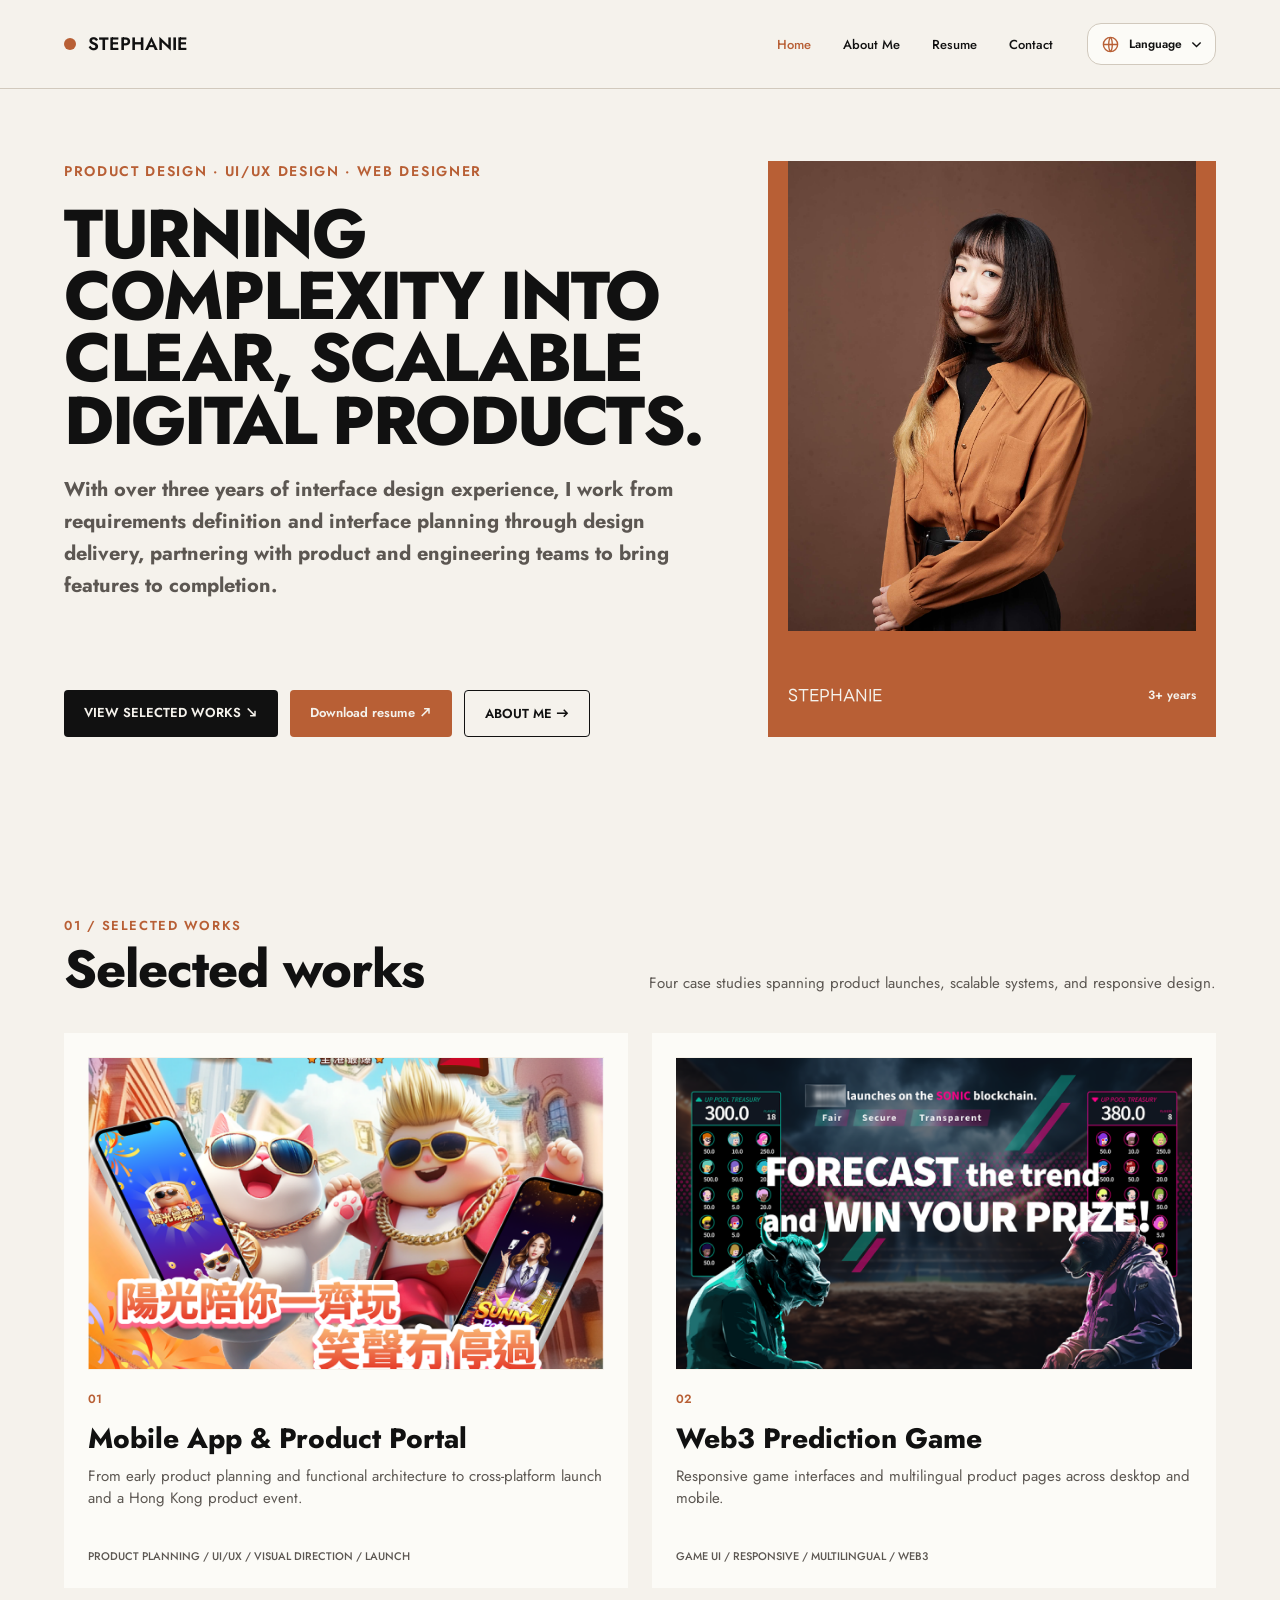
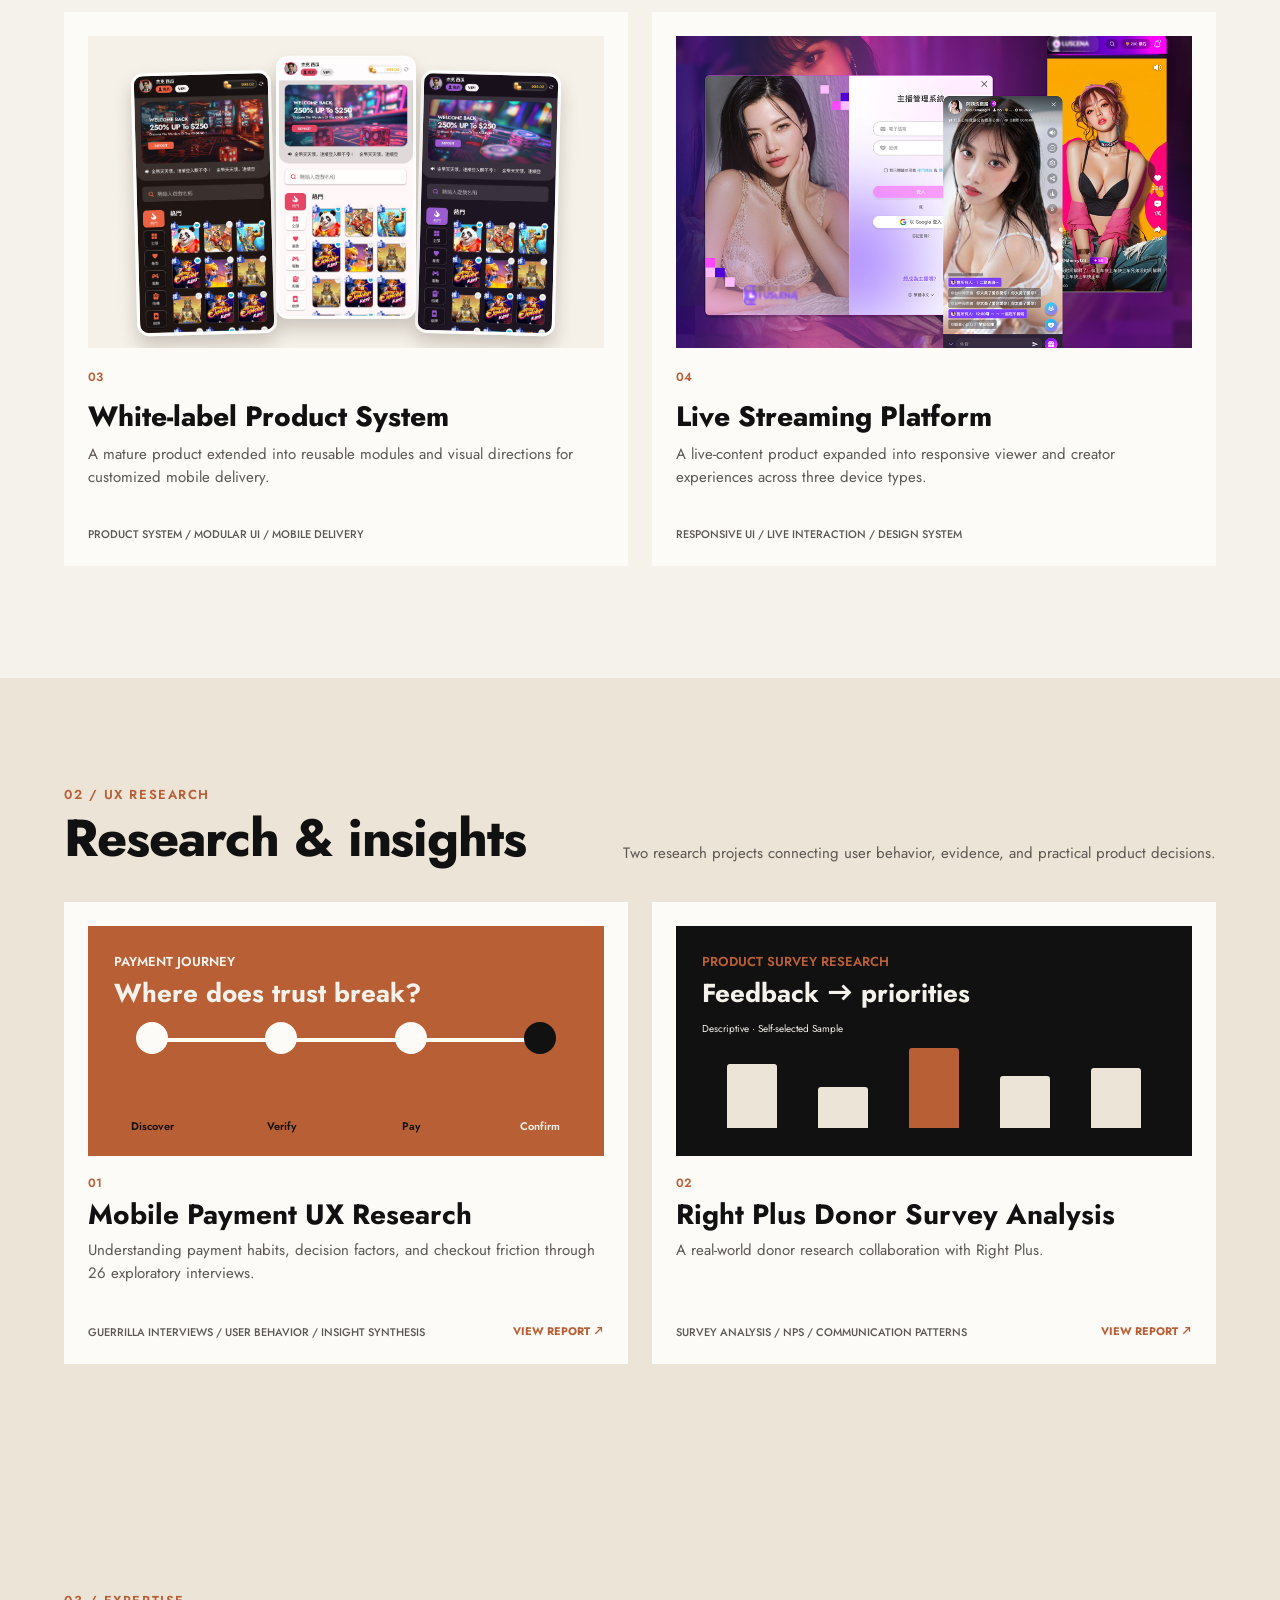
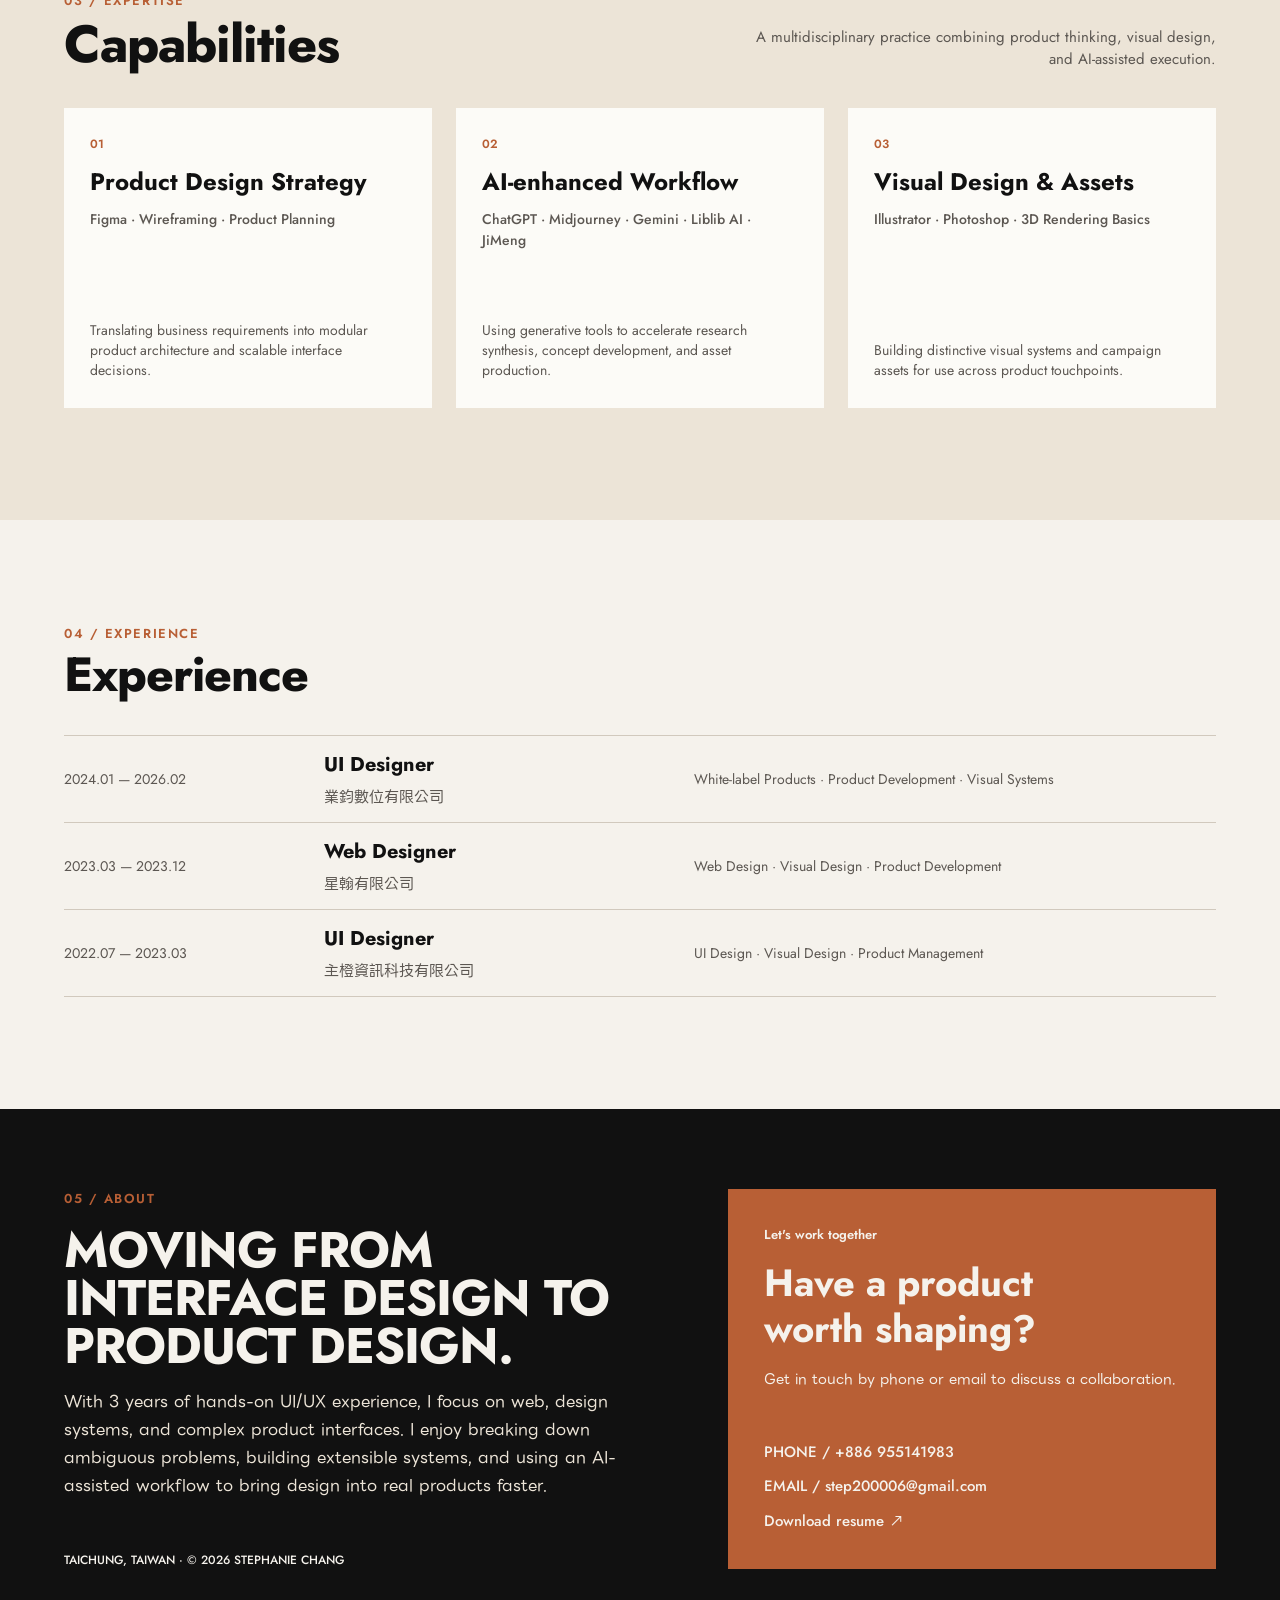
<file: index.html>
<!doctype html>
<html lang="zh-Hant">
  <head>
    <meta charset="UTF-8" />
    <meta name="viewport" content="width=device-width, initial-scale=1, viewport-fit=cover" />
    <!-- Google tag (gtag.js) -->
    <script async src="https://www.googletagmanager.com/gtag/js?id=G-R4YEL2G55B"></script>
    <script>
      window.dataLayer = window.dataLayer || [];
      function gtag(){dataLayer.push(arguments);}
      gtag('js', new Date());
      gtag('config', 'G-R4YEL2G55B');
    </script>
    <meta name="description" content="張勻瑄 Stephanie｜Product Designer，專注於 UI/UX、模組化產品與可擴充設計系統。" />
    <meta name="theme-color" content="#f5f2ec" />
    <meta property="og:type" content="website" />
    <meta property="og:locale" content="zh_TW" />
    <meta property="og:title" content="張勻瑄 Stephanie｜Product Designer" />
    <meta property="og:description" content="Turning complexity into clear, scalable digital products." />
    <meta property="og:url" content="https://stephanieshao0620.github.io/stephanie-portfolio-2026/" />
    <meta property="og:image" content="https://stephanieshao0620.github.io/stephanie-portfolio-2026/assets/images/social-preview.png" />
    <meta property="og:image:width" content="1200" />
    <meta property="og:image:height" content="630" />
    <meta property="og:image:alt" content="張勻瑄 Stephanie 的 Product Designer 作品集封面" />
    <meta name="twitter:card" content="summary_large_image" />
    <meta name="twitter:title" content="張勻瑄 Stephanie｜Product Designer" />
    <meta name="twitter:description" content="Turning complexity into clear, scalable digital products." />
    <meta name="twitter:image" content="https://stephanieshao0620.github.io/stephanie-portfolio-2026/assets/images/social-preview.png" />
    <title>張勻瑄 Stephanie｜Product Designer</title>
    <link rel="icon" href="assets/images/favicon.svg" type="image/svg+xml" />
    <link rel="stylesheet" href="styles.css?v=20260911-research-layout4" />
    <script defer src="script.js?v=20260911-research-layout4"></script>
    <script defer src="localization.js?v=20260911-hero-intro"></script>
  </head>
  <body>
    <a class="skip-link" href="#main">跳到主要內容</a>

    <header class="site-header" id="top">
      <a class="brand" href="#top" aria-label="Stephanie 首頁">
        <img src="assets/images/brand-mark.svg" alt="" width="12" height="12" />
        <span>STEPHANIE <b>｜張勻瑄</b></span>
      </a>
      <button class="nav-toggle" type="button" aria-expanded="false" aria-controls="site-nav" aria-label="選單"><span class="menu-icon" aria-hidden="true"><i></i><i></i><i></i></span></button>
      <nav class="site-nav" id="site-nav" aria-label="主要導覽">
        <a class="is-active" href="#top">HOME</a>
        <a href="about.html">ABOUT ME</a>
        <a href="assets/docs/Stephanie-Chang-Resume-2026.pdf?v=20260909-2" download>RESUME</a>
        <a href="#contact">CONTACT</a>
      </nav>
    </header>

    <main id="main">
      <section class="hero section-shell" aria-labelledby="hero-title">
        <div class="hero-copy">
          <div class="hero-intro">
            <p class="eyebrow">PRODUCT DESIGN · UI/UX DESIGN · WEB DESIGNER</p>
            <h1 id="hero-title">TURNING<br />COMPLEXITY INTO<br />CLEAR, SCALABLE<br />DIGITAL PRODUCTS.</h1>
            <div class="hero-summary">
              <p>With over three years of interface design experience, I work from requirements definition and interface planning through design delivery, partnering with product and engineering teams to bring features to completion.</p>
            </div>
          </div>
          <div class="hero-actions">
            <a class="button button-dark" href="#selected-work">VIEW SELECTED WORKS ↘</a>
            <a class="button button-accent" href="assets/docs/Stephanie-Chang-Resume-2026.pdf?v=20260909-2" download>DOWNLOAD RESUME ↗</a>
            <a class="button button-outline" href="about.html">ABOUT ME →</a>
          </div>
        </div>
        <figure class="portrait-panel">
          <div class="portrait-crop"><img src="assets/images/portrait.png" alt="張勻瑄 Stephanie 的形象照" /></div>
          <figcaption><span>張勻瑄 / <b>STEPHANIE</b></span><b>3+ YEARS</b></figcaption>
        </figure>
      </section>

      <section class="work section-shell" id="selected-work" aria-labelledby="work-title">
        <div class="section-heading">
          <div><p class="section-index">01 / SELECTED WORKS</p><h2 id="work-title">Selected works</h2></div>
          <p>四個案例，涵蓋產品上線、可擴充系統與響應式設計。</p>
        </div>

        <div class="project-grid">
          <a class="project project-link" href="case.html?project=sunny-city" aria-label="查看 Mobile App &amp; Product Portal 案例詳情">
            <div class="project-visual sunny-visual"><img src="assets/images/sunny-city.png?v=20260909" alt="Mobile App &amp; Product Portal 產品主視覺" /></div>
            <div class="project-info">
              <div class="project-label"><span>01</span></div>
              <h3>MOBILE APP &amp; PRODUCT PORTAL</h3>
              <p>從初期產品企劃與功能架構，到跨平台上線及香港產品發表。</p>
              <small>PRODUCT PLANNING / UI/UX / VISUAL DIRECTION / LAUNCH</small>
            </div>
          </a>

          <a class="project project-link" href="case.html?project=sonic-ton" aria-label="查看 Web3 Prediction Game 案例詳情">
            <div class="project-visual sonic-visual"><img src="assets/images/sonic-ton.png?v=20260909" alt="Sonic／TON 遊戲主視覺" /></div>
            <div class="project-info">
              <div class="project-label"><span>02</span></div>
              <h3>WEB3 PREDICTION GAME</h3>
              <p>橫跨桌機與手機的響應式遊戲介面，以及多語系產品頁面。</p>
              <small>GAME UI / RESPONSIVE / MULTILINGUAL / WEB3</small>
            </div>
          </a>

          <a class="project white-label-card project-link" href="case.html?project=white-label" aria-label="查看 White-label Product System 案例詳情；將滑鼠移入或取得焦點可切換介面展示">
            <div class="white-label-stage" aria-hidden="true">
              <img class="phone phone-left" src="assets/images/white-label-variant-01.png" alt="" />
              <img class="phone phone-center" src="assets/images/white-label-variant-02.png" alt="" />
              <img class="phone phone-right" src="assets/images/white-label-variant-03.png" alt="" />
            </div>
            <div class="project-info">
              <div class="project-label"><span>03</span></div>
              <h3>WHITE-LABEL PRODUCT SYSTEM</h3>
              <p>由成熟產品延伸為可重組模組與多種視覺方向，支援手機端客製交付。</p>
              <small>PRODUCT SYSTEM / MODULAR UI / MOBILE DELIVERY</small>
            </div>
          </a>

          <a class="project project-link" href="case.html?project=live-platform" aria-label="查看 Live Streaming Platform 案例詳情">
            <div class="project-visual live-visual"><img src="assets/images/live-platform-home.png?v=20260906" alt="Live Streaming Platform 跨裝置直播介面" /></div>
            <div class="project-info">
              <div class="project-label"><span>04</span></div>
              <h3>LIVE STREAMING PLATFORM</h3>
              <p>將直播內容產品延伸為涵蓋三種裝置的響應式觀看與創作者體驗。</p>
              <small>RESPONSIVE UI / LIVE INTERACTION / DESIGN SYSTEM</small>
            </div>
          </a>

        </div>
      </section>

      <section class="research section-shell" id="ux-research" aria-labelledby="research-title">
        <div class="section-heading">
          <div><p class="section-index">02 / UX RESEARCH</p><h2 id="research-title">Research &amp; insights</h2></div>
          <p>Two research projects connecting user behavior, evidence, and practical product decisions.</p>
        </div>
        <div class="research-grid">
          <a class="research-card research-card-link" id="payment-research-card" href="research.html?project=payment" aria-label="View the complete mobile payment UX research report">
            <div class="research-visual payment-journey" aria-label="Payment journey from discovery to confirmation">
              <p>PAYMENT JOURNEY</p><h3>Where does trust break?</h3>
              <div class="journey-track" aria-hidden="true"><i></i></div>
              <ol><li><i aria-hidden="true"></i><span>DISCOVER</span></li><li><i aria-hidden="true"></i><span>VERIFY</span></li><li><i aria-hidden="true"></i><span>PAY</span></li><li><i aria-hidden="true"></i><span>CONFIRM</span></li></ol>
            </div>
            <div class="research-info"><span>01</span><h3>Mobile Payment UX Research</h3><p>Understanding payment habits, decision factors, and checkout friction through 26 exploratory interviews.</p><small>GUERRILLA INTERVIEWS / USER BEHAVIOR / INSIGHT SYNTHESIS <b>VIEW REPORT ↗</b></small></div>
          </a>
          <a class="research-card research-card-link" id="donor-research-card" href="research.html?project=donor" aria-label="View the complete Right Plus donor research report">
            <div class="research-visual survey-evidence" aria-label="Product survey findings summarized into priorities">
              <p>PRODUCT SURVEY RESEARCH</p><h3>Feedback → priorities</h3><small>DESCRIPTIVE · SELF-SELECTED SAMPLE</small>
              <div class="evidence-bars" aria-hidden="true"><i></i><i></i><i></i><i></i><i></i></div>
            </div>
            <div class="research-info"><span>02</span><h3>Right Plus Donor Survey Analysis</h3><p>A real-world donor research collaboration with Right Plus.</p><small>SURVEY ANALYSIS / NPS / COMMUNICATION PATTERNS <b>VIEW REPORT ↗</b></small></div>
          </a>
        </div>
      </section>

      <section class="capabilities section-shell" aria-labelledby="capabilities-title">
        <div class="section-heading">
          <div><p class="section-index">03 / EXPERTISE</p><h2 id="capabilities-title">Capabilities</h2></div>
          <p>結合產品思維、視覺設計<br />與 AI 輔助執行的複合能力。</p>
        </div>
        <div class="capability-grid">
          <article><div><span>01</span><h3>PRODUCT DESIGN STRATEGY</h3><p>Figma · Wireframing · Product Planning</p></div><p>將商業需求轉化為模組化產品架構與可擴充的介面決策。</p></article>
          <article><div><span>02</span><h3>AI-ENHANCED WORKFLOW</h3><p>ChatGPT · Midjourney · Gemini · Liblib AI · JiMeng</p></div><p>運用生成式工具加速研究整合、概念發想與素材製作。</p></article>
          <article><div><span>03</span><h3>VISUAL DESIGN &amp; ASSETS</h3><p>Illustrator · Photoshop · 3D Rendering Basics</p></div><p>建立具辨識度的視覺系統與可跨產品接觸點使用的行銷素材。</p></article>
        </div>
      </section>

      <section class="experience section-shell" aria-labelledby="experience-title">
        <div class="simple-heading"><p class="section-index">04 / EXPERIENCE</p><h2 id="experience-title">Experience</h2></div>
        <div class="experience-list">
          <article><time>2024.01 — 2026.02</time><div><h3>UI DESIGNER</h3><p>業鈞數位有限公司</p></div><p>White-label products · Product development · Visual systems</p></article>
          <article><time>2023.03 — 2023.12</time><div><h3>WEB DESIGNER</h3><p>星翰有限公司</p></div><p>Web design · Visual design · Product development</p></article>
          <article><time>2022.07 — 2023.03</time><div><h3>UI DESIGNER</h3><p>主橙資訊科技有限公司</p></div><p>UI design · Visual design · Product management</p></article>
        </div>
      </section>

      <section class="about-contact section-shell" id="about" aria-labelledby="about-title">
        <div class="about-copy">
          <div><p class="section-index">05 / ABOUT</p><h2 id="about-title">MOVING FROM INTERFACE DESIGN TO PRODUCT DESIGN.</h2><p>With 3 years of hands-on UI/UX experience, I focus on web, design systems, and complex product interfaces. I enjoy breaking down ambiguous problems, building extensible systems, and using an AI-assisted workflow to bring design into real products faster.</p></div>
          <small class="site-copyright">TAICHUNG, TAIWAN · © 2026 STEPHANIE CHANG</small>
        </div>
        <div class="contact-card" id="contact">
          <div><p>LET'S WORK TOGETHER</p><h2>Have a product<br />worth shaping?</h2><p>歡迎透過電話或 Email 聯絡合作。</p></div>
          <address>
            <a href="tel:+886955141983">PHONE / +886 955141983</a>
            <a href="mailto:step200006@gmail.com">EMAIL / step200006@gmail.com</a>
            <a href="assets/docs/Stephanie-Chang-Resume-2026.pdf?v=20260909-2" download>DOWNLOAD RESUME ↗</a>
          </address>
        </div>
      </section>
    </main>
  </body>
</html>
</file>
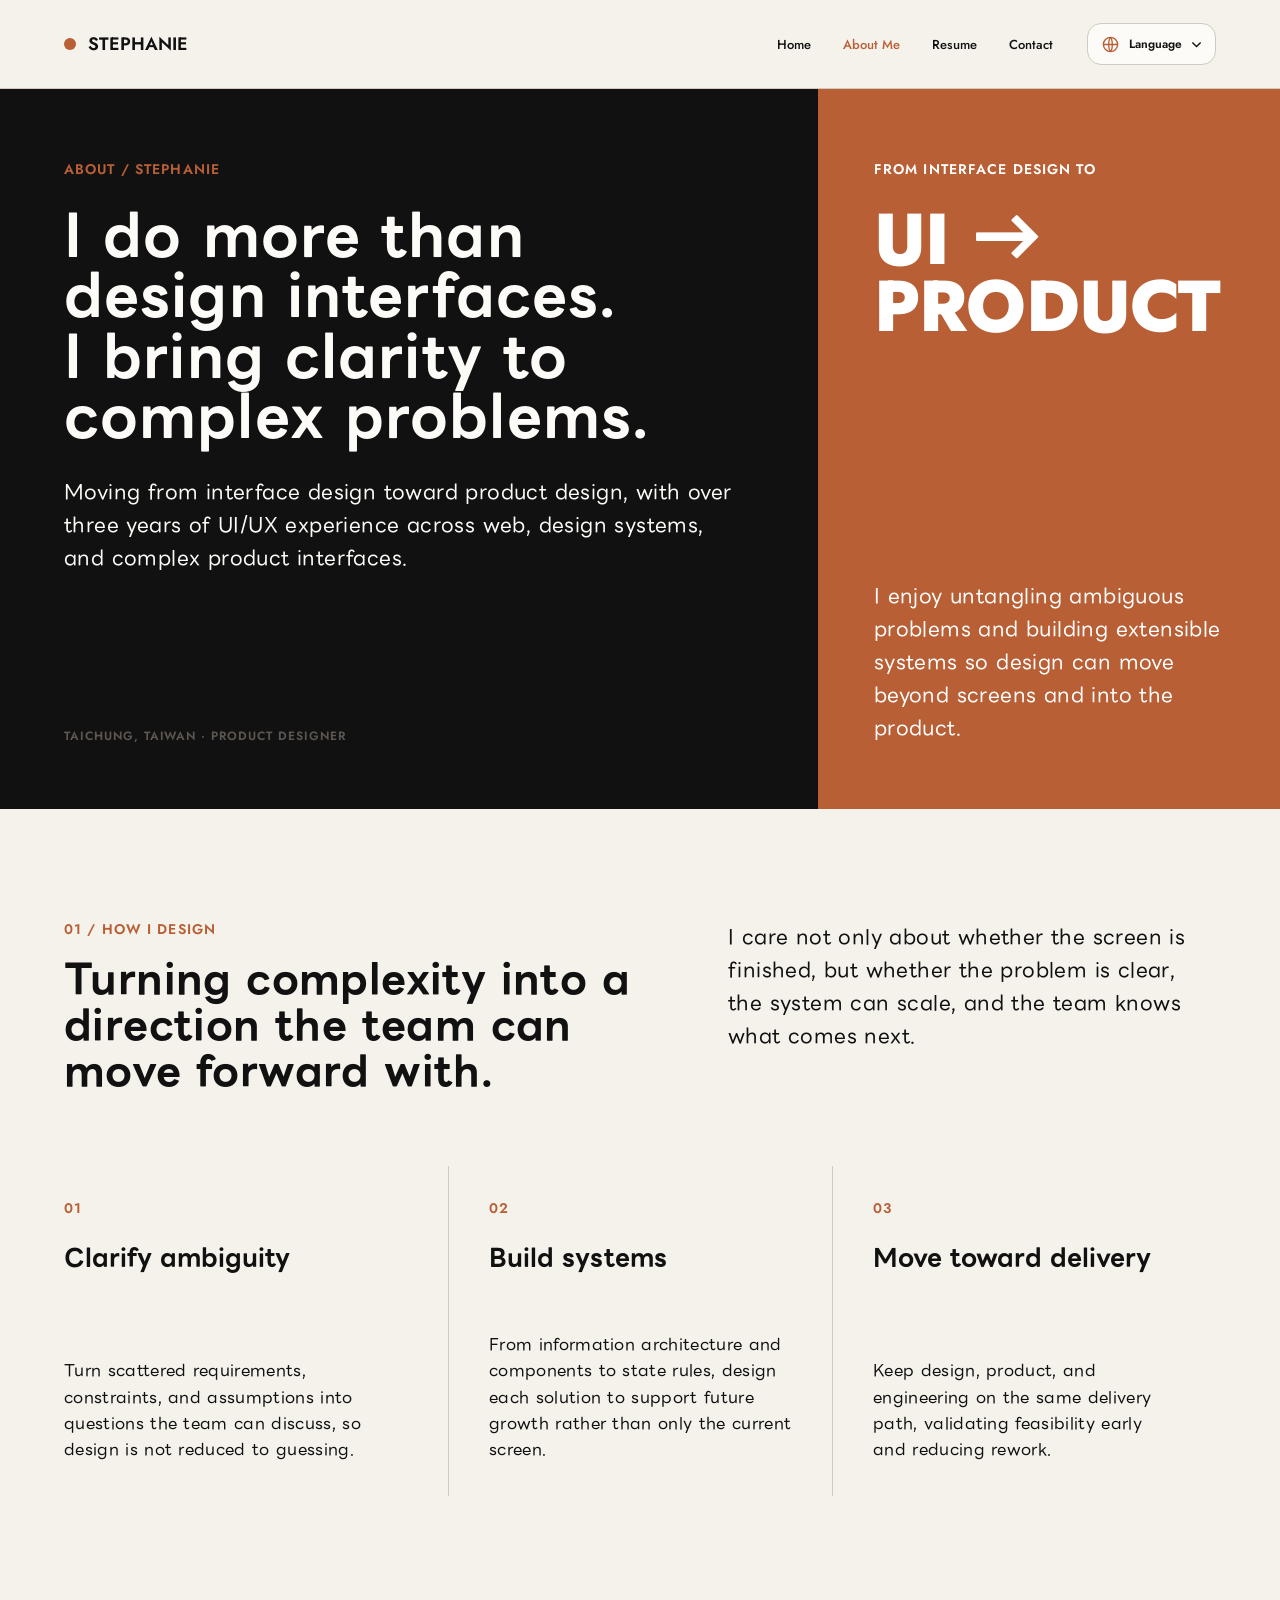
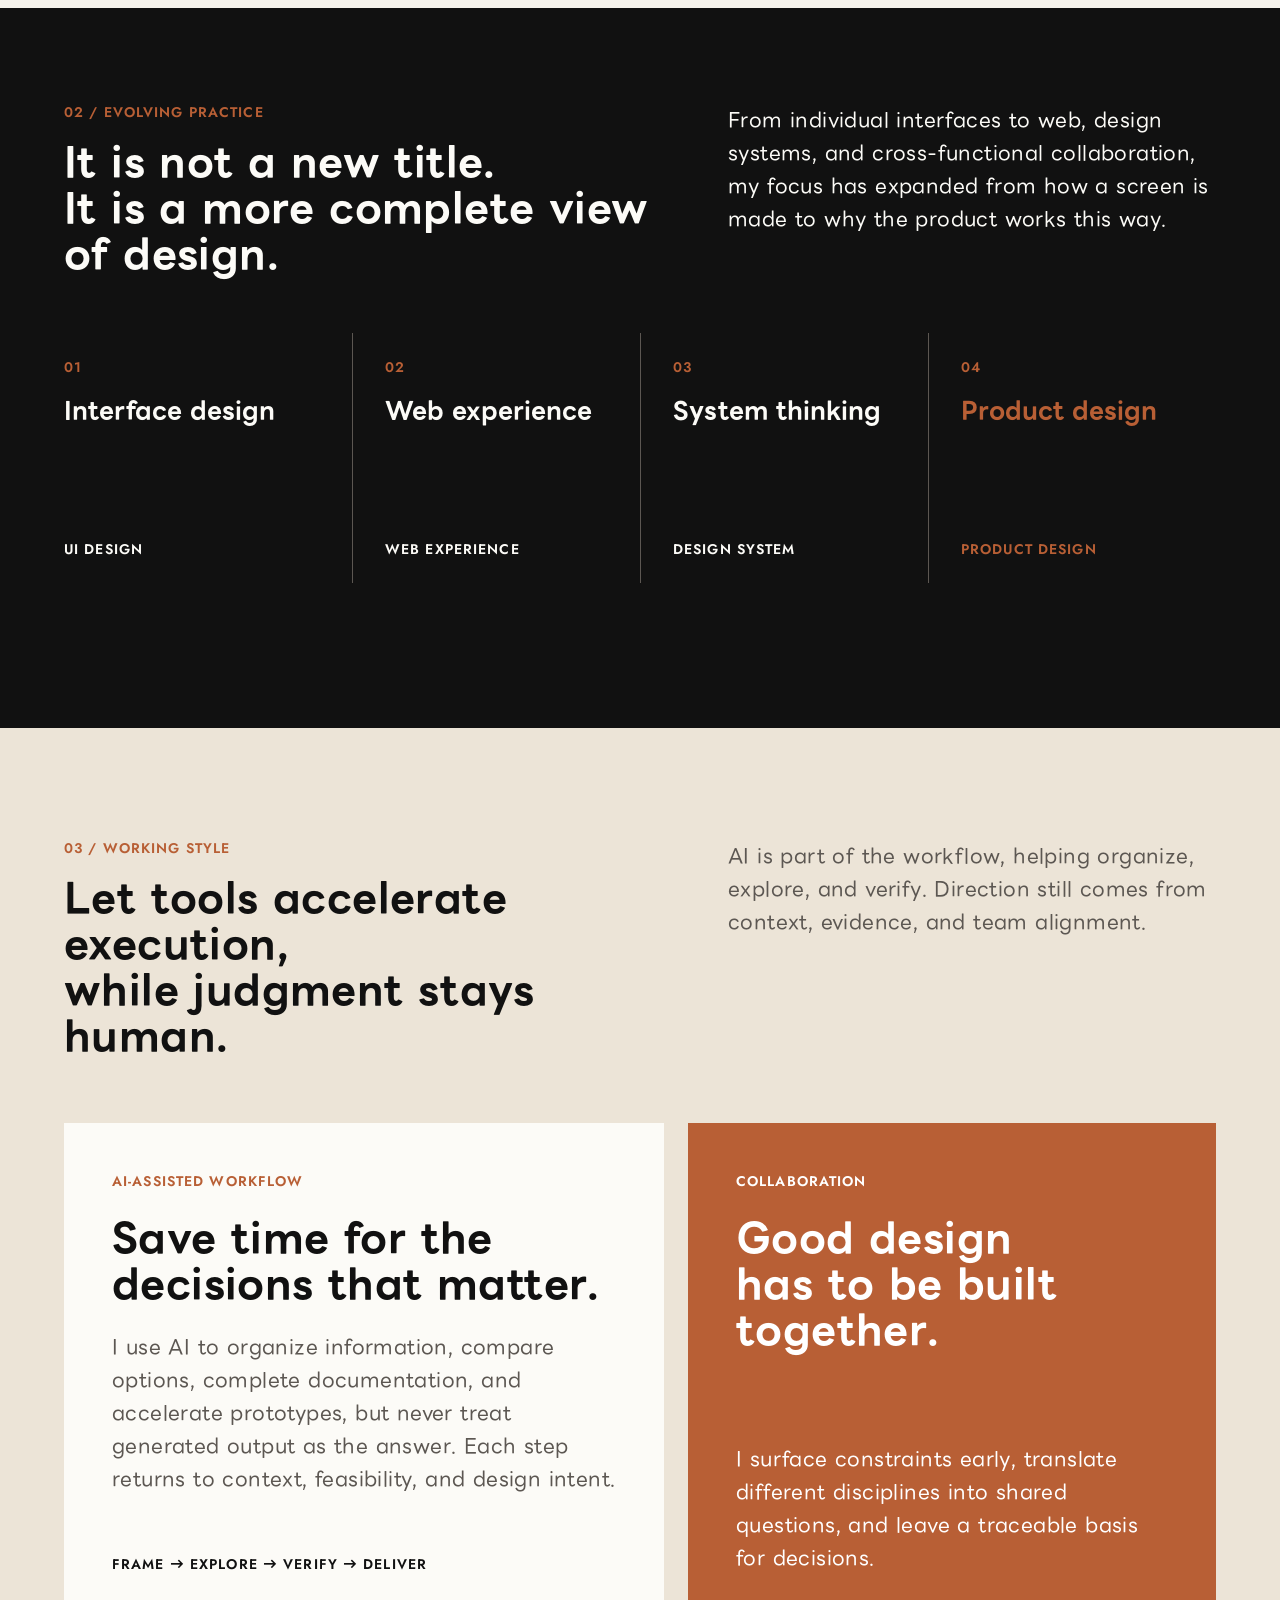
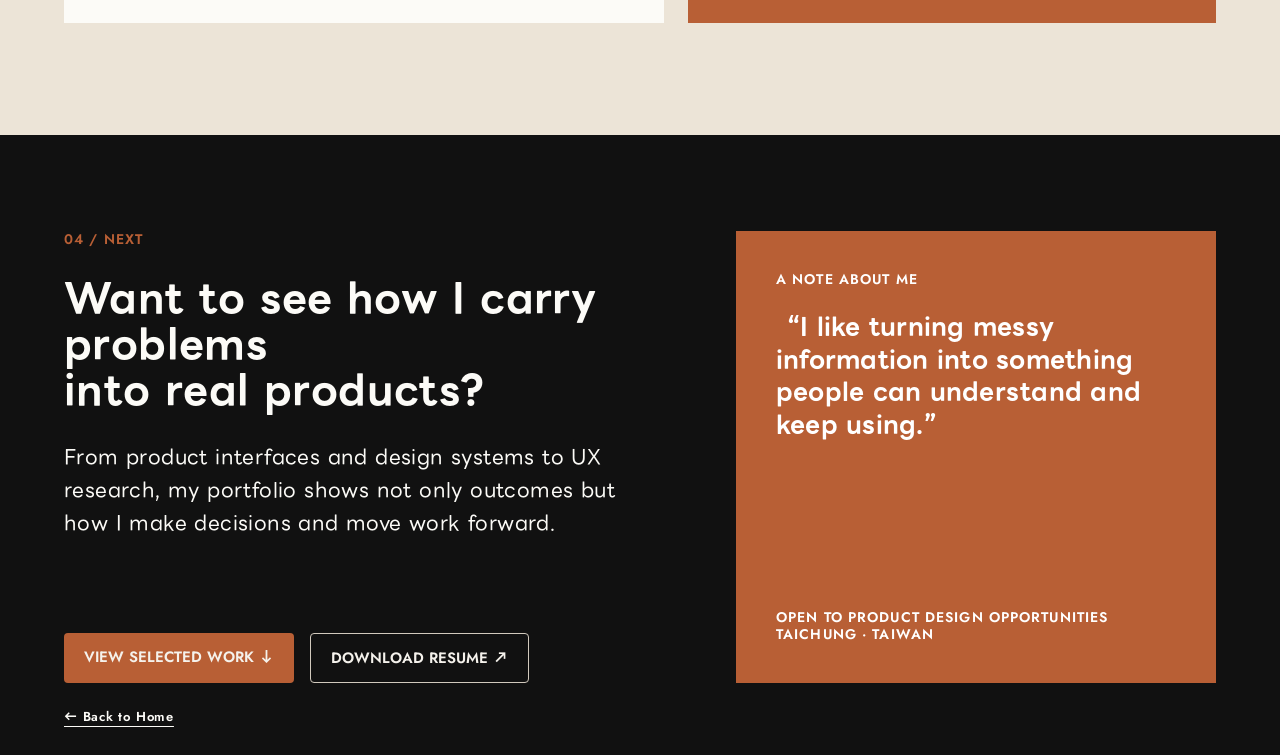
<file: about.html>
<!doctype html>
<html lang="en">
  <head>
    <meta charset="UTF-8" />
    <meta name="viewport" content="width=device-width, initial-scale=1, viewport-fit=cover" />
    <!-- Google tag (gtag.js) -->
    <script async src="https://www.googletagmanager.com/gtag/js?id=G-R4YEL2G55B"></script>
    <script>
      window.dataLayer = window.dataLayer || [];
      function gtag(){dataLayer.push(arguments);}
      gtag('js', new Date());
      gtag('config', 'G-R4YEL2G55B');
    </script>
    <meta name="description" content="About Stephanie Chang — a product designer who turns complex problems into clear, scalable systems." />
    <meta name="theme-color" content="#f5f2ec" />
    <title>About Stephanie Chang | Product Designer</title>
    <link rel="icon" href="assets/images/favicon.svg" type="image/svg+xml" />
    <link rel="stylesheet" href="styles.css?v=20260914-about" />
    <script defer src="script.js?v=20260914-about"></script>
    <script defer src="localization.js?v=20260914-about"></script>
  </head>
  <body class="about-page">
    <a class="skip-link" href="#main">跳到主要內容</a>
    <header class="site-header" id="top">
      <a class="brand" href="index.html#top" aria-label="Stephanie 首頁">
        <img src="assets/images/brand-mark.svg" alt="" width="12" height="12" />
        <span>STEPHANIE</span>
      </a>
      <button class="nav-toggle" type="button" aria-expanded="false" aria-controls="site-nav" aria-label="選單"><span class="menu-icon" aria-hidden="true"><i></i><i></i><i></i></span></button>
      <nav class="site-nav" id="site-nav" aria-label="主要導覽">
        <a href="index.html#top">HOME</a>
        <a class="is-active" href="about.html">ABOUT ME</a>
        <a href="assets/docs/Stephanie-Chang-Resume-2026.pdf?v=20260909-2" download>RESUME</a>
        <a href="index.html#contact">CONTACT</a>
      </nav>
    </header>

    <main id="main" class="about-main">
      <section class="about-hero" aria-labelledby="about-hero-title">
        <div class="about-hero-statement">
          <p class="about-label">ABOUT / STEPHANIE</p>
          <h1 id="about-hero-title">我不只想把介面畫好，<br />也想把問題整理清楚。</h1>
          <p class="about-lead">從介面設計走向產品設計。累積 3 年以上 UI/UX 實務經驗，專注 Web、Design System 與複雜產品介面。</p>
          <small>TAICHUNG, TAIWAN&nbsp;&nbsp;·&nbsp;&nbsp;PRODUCT DESIGNER</small>
        </div>
        <div class="about-hero-direction">
          <p class="about-label">FROM INTERFACE DESIGN TO</p>
          <p class="about-direction">UI →<br />PRODUCT</p>
          <p class="about-lead">喜歡拆解模糊問題、建立可延伸的系統，讓設計不只停在畫面，而能真正進入產品。</p>
        </div>
      </section>

      <section class="about-section how-design" aria-labelledby="how-design-title">
        <header class="about-heading">
          <div><p class="about-label">01 / HOW I DESIGN</p><h2 id="how-design-title">把複雜的事，整理成能一起推進的方向。</h2></div>
          <p>我在意的不只是畫面是否完成，而是問題有沒有被說清楚、系統能不能延伸，以及團隊是否知道下一步怎麼走。</p>
        </header>
        <div class="about-principles">
          <article><span>01</span><h3>拆解模糊</h3><p>先把散落的需求、限制與假設整理成可討論的問題，避免設計只是在猜答案。</p></article>
          <article><span>02</span><h3>建立系統</h3><p>從資訊架構、元件到狀態規則，讓一次設計能支撐後續擴充，而不是只解當下畫面。</p></article>
          <article><span>03</span><h3>推進落地</h3><p>把設計與產品、工程放在同一條交付路徑上，持續確認可行性並縮短來回成本。</p></article>
        </div>
      </section>

      <section class="about-section about-journey" aria-labelledby="journey-title">
        <header class="about-heading">
          <div><p class="about-label">02 / EVOLVING PRACTICE</p><h2 id="journey-title">不是換一個職稱，<br />而是把設計看得更完整。</h2></div>
          <p>從單一介面，到 Web、Design System 與跨職能協作，我逐漸把注意力從「畫面怎麼做」擴大到「產品為什麼這樣做」。</p>
        </header>
        <div class="about-path">
          <article><span>01</span><h3>介面設計</h3><p>UI DESIGN</p></article>
          <article><span>02</span><h3>網頁體驗</h3><p>WEB EXPERIENCE</p></article>
          <article><span>03</span><h3>系統化</h3><p>DESIGN SYSTEM</p></article>
          <article class="is-current"><span>04</span><h3>產品設計</h3><p>PRODUCT DESIGN</p></article>
        </div>
      </section>

      <section class="about-section about-working" aria-labelledby="working-title">
        <header class="about-heading">
          <div><p class="about-label">03 / WORKING STYLE</p><h2 id="working-title">讓工具加速執行，<br />但判斷仍然回到人。</h2></div>
          <p>AI 是工作流程的一部分：協助整理、探索與驗證；真正決定方向的，仍是脈絡、證據與團隊共識。</p>
        </header>
        <div class="about-working-grid">
          <article class="workflow-card"><span>AI-ASSISTED WORKFLOW</span><h3>把時間留給更重要的判斷。</h3><p>我會用 AI 協助梳理大量資訊、比較方案、補齊文件與加速原型，但不把生成結果直接當答案。每一步仍會回到使用情境、可行性與設計目的。</p><small>FRAME → EXPLORE → VERIFY → DELIVER</small></article>
          <article class="collaboration-card"><span>COLLABORATION</span><h3>好的設計，<br />需要能被一起完成。</h3><p>我習慣提早確認限制、把不同角色的語言翻成共同問題，並讓決策留下可以追蹤的依據。</p></article>
        </div>
      </section>

      <section class="about-next" aria-labelledby="next-title">
        <div class="about-next-copy">
          <p class="about-label">04 / NEXT</p>
          <h2 id="next-title">想看我怎麼把問題<br />帶進實際產品？</h2>
          <p>從產品介面、Design System 到 UX 研究，作品集記錄的不只是成果，也包含我如何判斷與推進。</p>
          <div class="about-actions"><a class="button button-accent" href="index.html#selected-work">VIEW SELECTED WORK ↓</a><a class="button about-resume" href="assets/docs/Stephanie-Chang-Resume-2026.pdf?v=20260909-2" download>DOWNLOAD RESUME ↗</a></div>
        </div>
        <aside class="about-note">
          <p class="about-label">A NOTE ABOUT ME</p>
          <blockquote>「我喜歡把混亂的資訊整理成大家都能理解、繼續使用的東西。」</blockquote>
          <small>OPEN TO PRODUCT DESIGN OPPORTUNITIES<br />TAICHUNG · TAIWAN</small>
        </aside>
        <a class="about-back-home" id="back-home" href="index.html#top">← BACK TO HOME</a>
      </section>
    </main>
  </body>
</html>
</file>
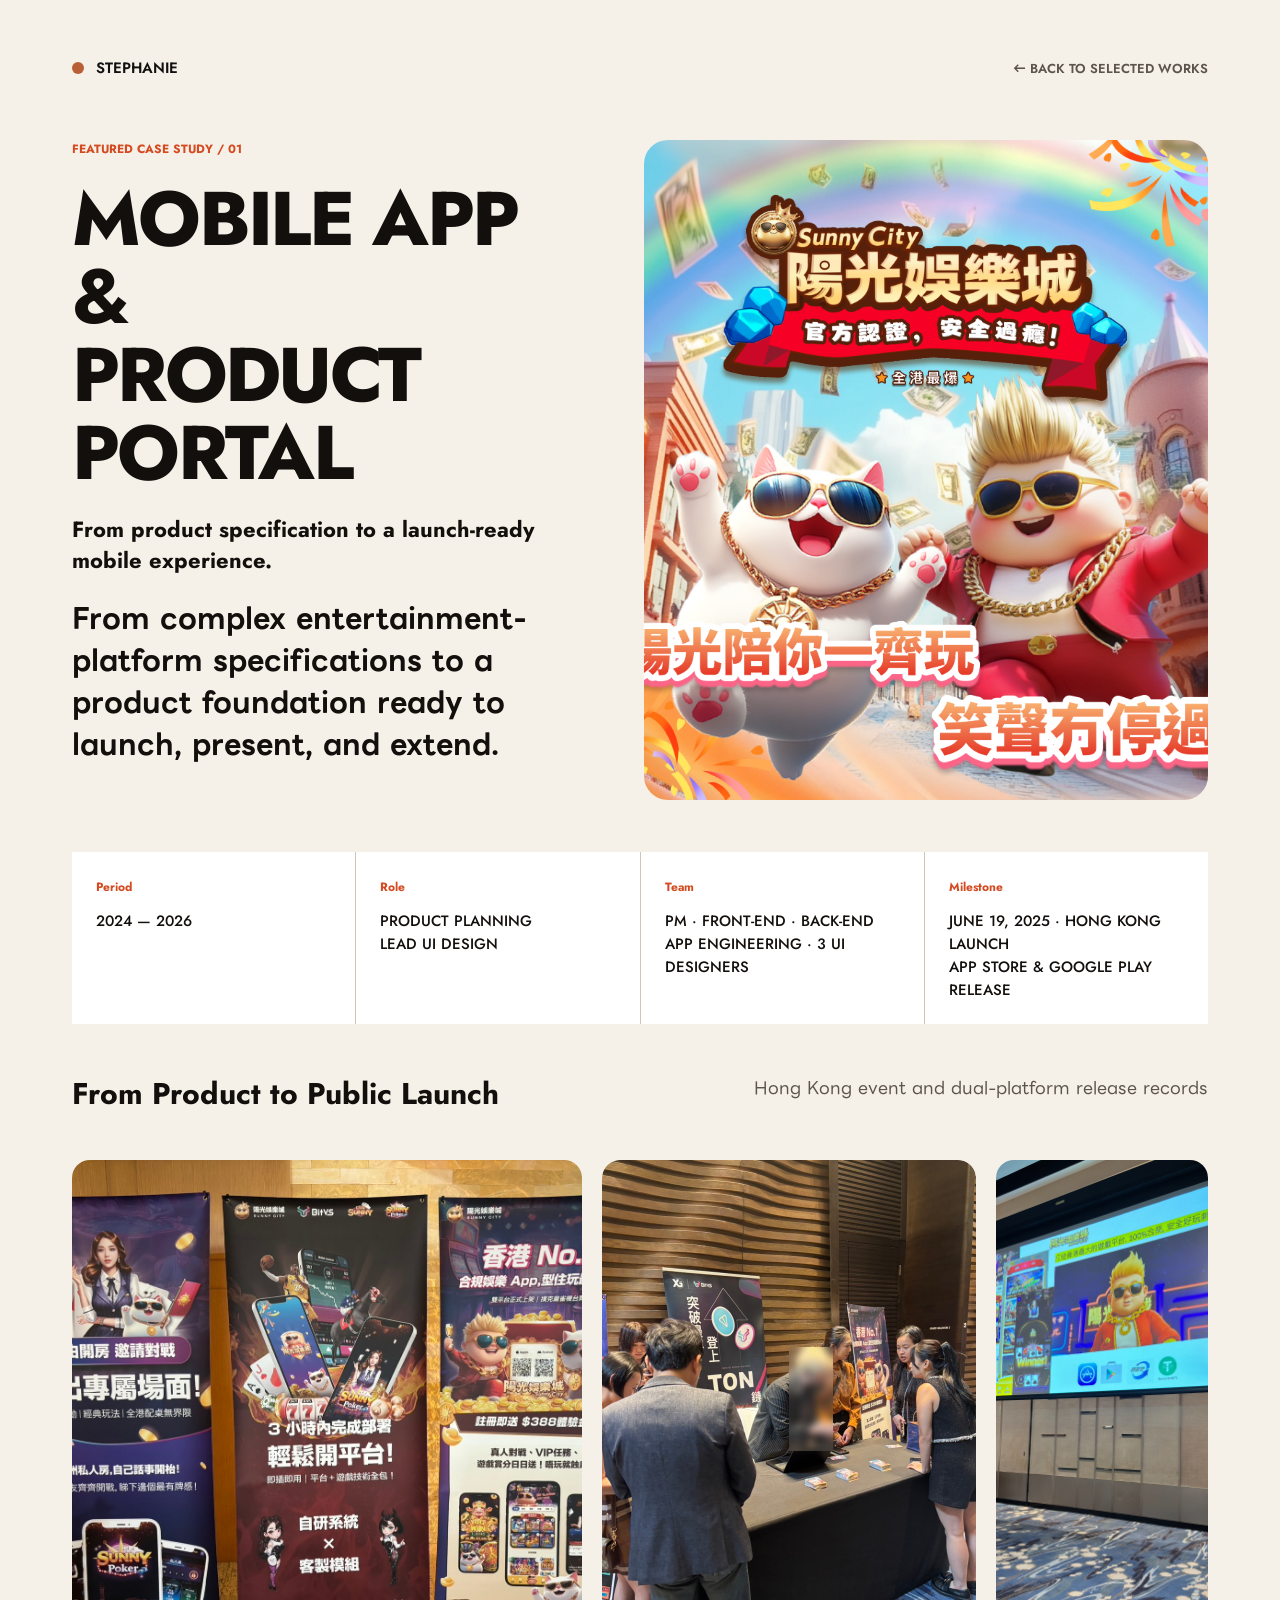
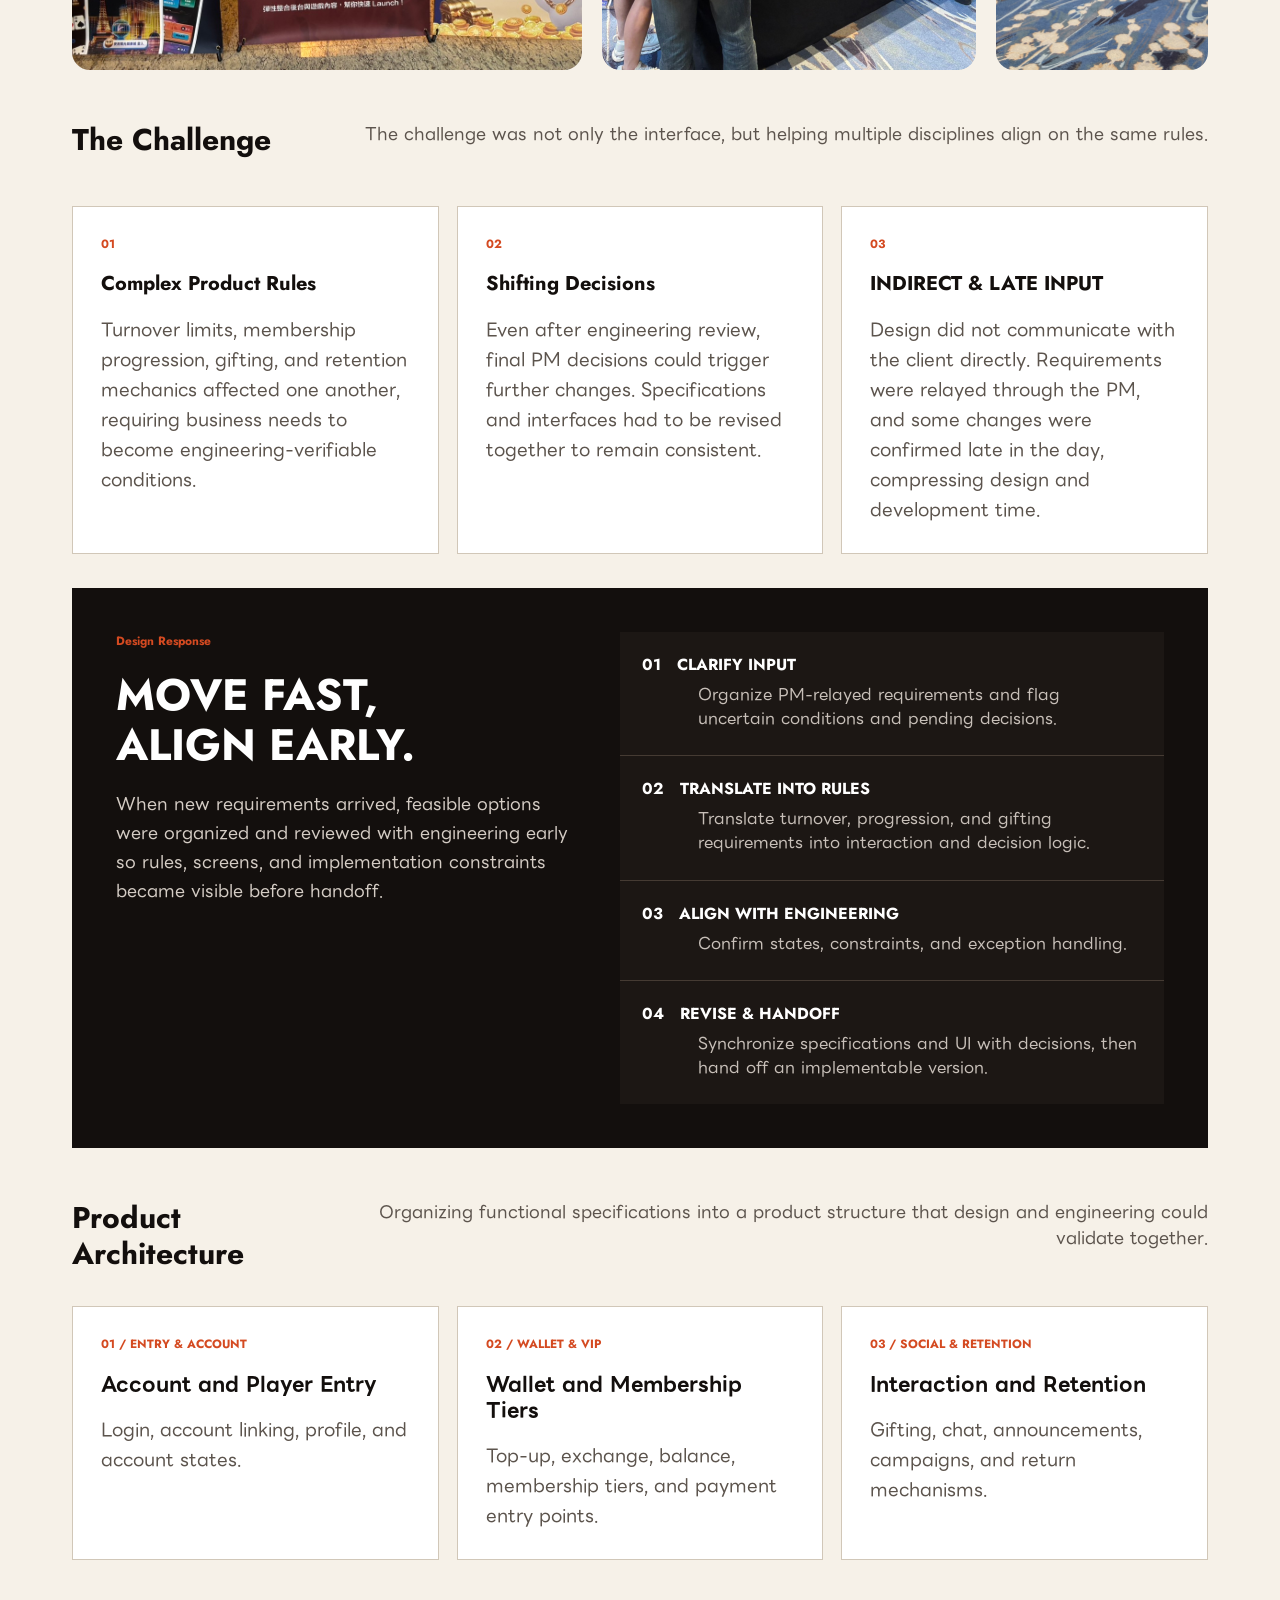
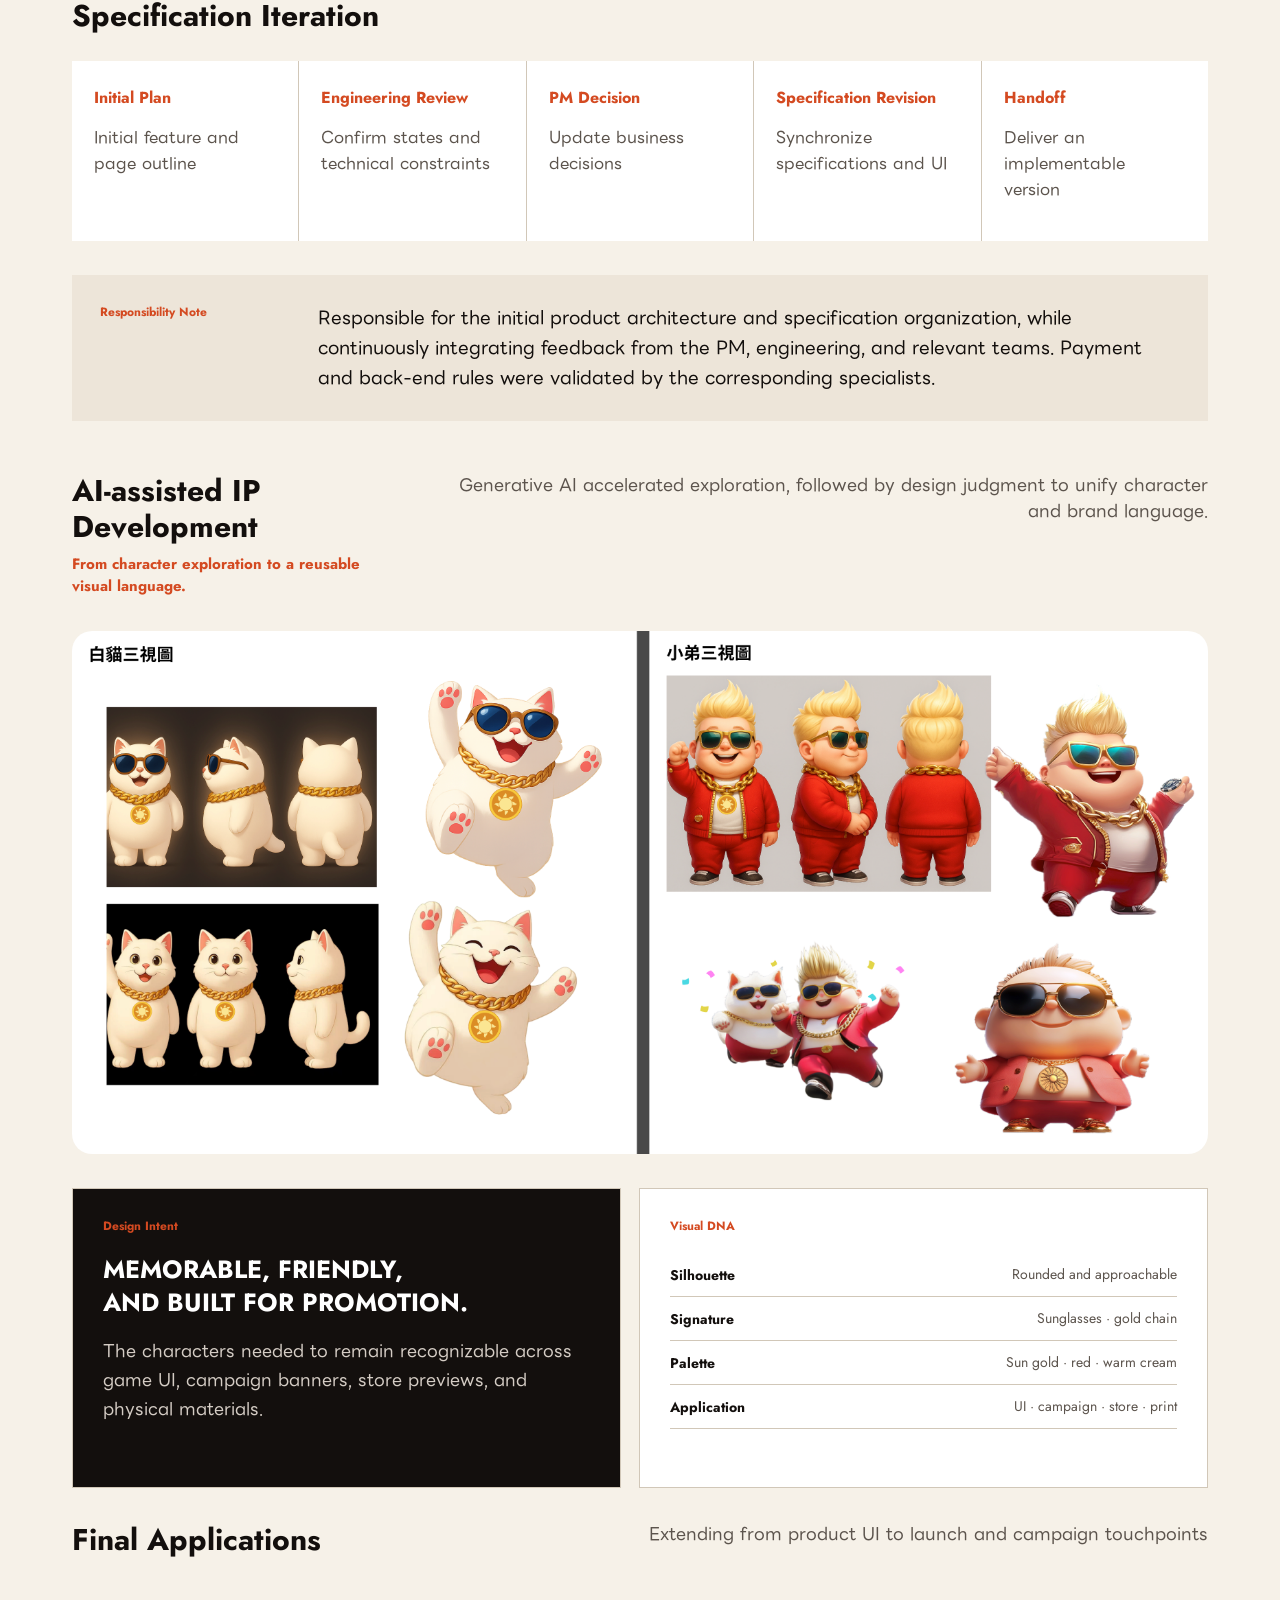
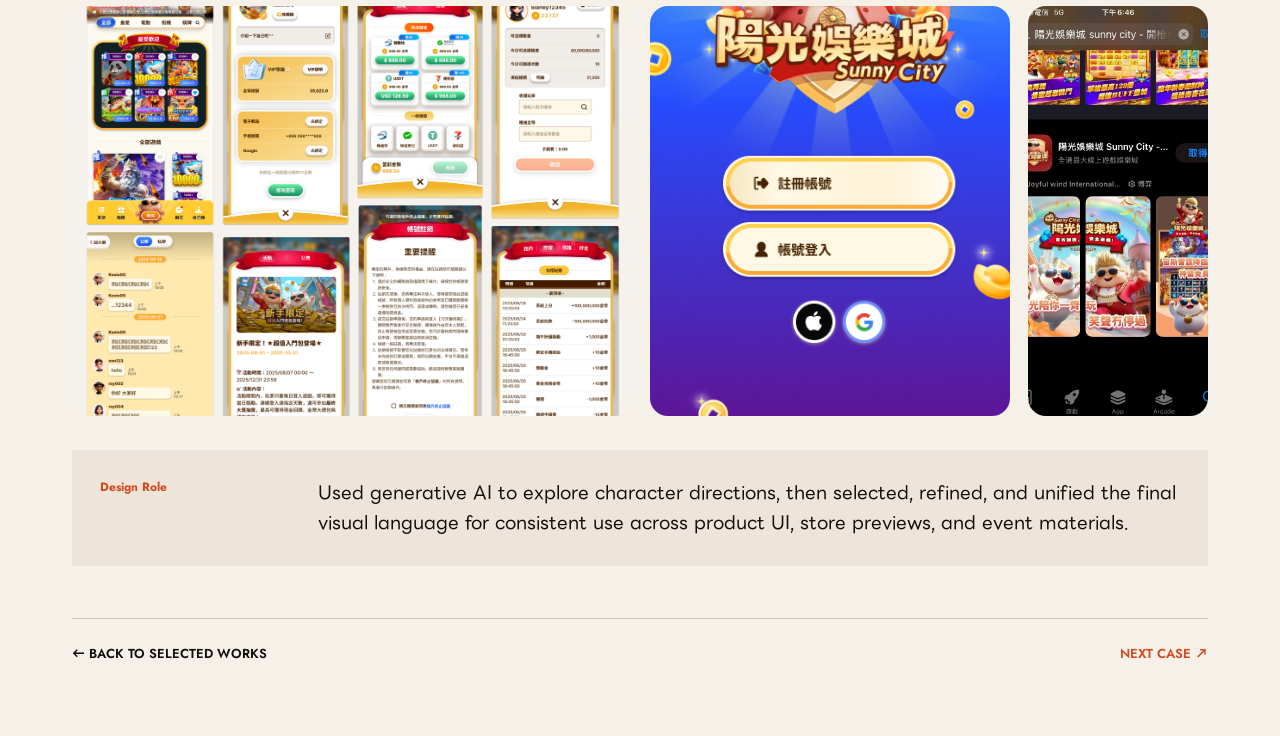
<file: case.html>
<!doctype html>
<html lang="zh-Hant">
<head>
  <meta charset="utf-8" />
  <meta name="viewport" content="width=device-width,initial-scale=1" />
  <!-- Google tag (gtag.js) -->
  <script async src="https://www.googletagmanager.com/gtag/js?id=G-R4YEL2G55B"></script>
  <script>
    window.dataLayer = window.dataLayer || [];
    function gtag(){dataLayer.push(arguments);}
    gtag('js', new Date());
    gtag('config', 'G-R4YEL2G55B');
  </script>
  <meta name="description" content="張勻瑄 Stephanie 的產品設計案例" />
  <meta property="og:type" content="website" />
  <meta property="og:locale" content="zh_TW" />
  <meta property="og:title" content="Case Study｜Stephanie 張勻瑄" />
  <meta property="og:description" content="Turning complexity into clear, scalable digital products." />
  <meta property="og:image" content="https://stephanieshao0620.github.io/stephanie-portfolio-2026/assets/images/social-preview.png" />
  <meta property="og:image:width" content="1200" />
  <meta property="og:image:height" content="630" />
  <meta property="og:image:alt" content="張勻瑄 Stephanie 的 Product Designer 作品集封面" />
  <meta name="twitter:card" content="summary_large_image" />
  <meta name="twitter:title" content="Case Study｜Stephanie 張勻瑄" />
  <meta name="twitter:description" content="Turning complexity into clear, scalable digital products." />
  <meta name="twitter:image" content="https://stephanieshao0620.github.io/stephanie-portfolio-2026/assets/images/social-preview.png" />
  <title>Case Study｜Stephanie 張勻瑄</title>
  <link rel="icon" href="assets/images/favicon.svg" type="image/svg+xml" />
  <link rel="stylesheet" href="styles.css?v=20260910-mobile-header" />
</head>
<body>
  <a class="skip-link" href="#case-content">跳至案例內容</a>
  <header class="site-header case-header">
    <a class="brand" href="index.html"><img src="assets/images/brand-mark.svg" alt="" />STEPHANIE <span>｜張勻瑄</span></a>
    <a class="case-back" href="index.html#selected-work">← BACK TO SELECTED WORKS</a>
    <button class="nav-toggle" type="button" aria-expanded="false" aria-controls="site-nav" aria-label="選單"><span class="menu-icon" aria-hidden="true"><i></i><i></i><i></i></span></button>
    <nav class="site-nav" id="site-nav" aria-label="主要導覽">
      <a class="is-active" href="index.html#top">HOME</a>
      <a href="about.html">ABOUT ME</a>
      <a href="assets/docs/Stephanie-Chang-Resume-2026.pdf?v=20260909-2" download>RESUME</a>
      <a href="index.html#contact">CONTACT</a>
    </nav>
  </header>

  <main id="case-content" class="case-page">
    <section class="case-hero section-shell">
      <div class="case-intro">
        <p class="section-index" id="case-index"></p>
        <h1 id="case-title"></h1>
        <p class="case-tagline" id="case-tagline"></p>
        <p class="case-summary" id="case-summary"></p>
      </div>
      <figure class="case-cover"><img id="case-cover" src="assets/images/sunny-city.png" alt="案例主視覺" /></figure>
    </section>

    <section class="case-meta section-shell" aria-label="專案資訊">
      <div><span>PERIOD</span><p id="case-period"></p></div>
      <div><span>ROLE</span><p id="case-role"></p></div>
      <div><span>TEAM</span><p id="case-team"></p></div>
      <div><span>DELIVERABLE</span><p id="case-deliverable"></p></div>
    </section>

    <section class="case-story section-shell">
      <div class="case-story-heading">
        <p class="section-index">CASE OVERVIEW</p>
        <h2 id="case-overview-title"></h2>
      </div>
      <div class="case-story-grid" id="case-story"></div>
    </section>

    <section class="case-evidence section-shell">
      <div class="case-story-heading">
        <p class="section-index">SELECTED EVIDENCE</p>
        <h2>From design work to deliverable</h2>
      </div>
      <div class="case-gallery" id="case-gallery"></div>
    </section>

    <nav class="case-next section-shell" aria-label="其他案例">
      <a href="index.html#selected-work">VIEW ALL WORK</a>
      <a id="next-case" href="">NEXT CASE ↗</a>
    </nav>
  </main>
  <script src="script.js?v=20260910-mobile-header"></script>
  <script src="case.js?v=20260905-live-evolution-images"></script>
  <script src="localization.js?v=20260909-8"></script>
</body>
</html>
</file>
<file: styles.css>
@font-face{font-family:Jost;src:url("assets/fonts/Jost-Variable.ttf") format("truetype");font-weight:100 900;font-display:swap}
@font-face{font-family:"LINE Seed TW";src:url("assets/fonts/LINESeedTW-Regular.otf") format("opentype");font-weight:400;font-display:swap}
@font-face{font-family:"LINE Seed TW";src:url("assets/fonts/LINESeedTW-Bold.otf") format("opentype");font-weight:700;font-display:swap}

:root{--paper:#f5f2ec;--paper-2:#fcfbf7;--sand:#ece4d7;--ink:#111;--muted:#5c5752;--line:#d1c9bd;--accent:#b85f35;--max:1440px}
*{box-sizing:border-box}
::selection{background:#e7a082;color:#130f0d}
html{scroll-behavior:smooth}
body{margin:0;background:var(--paper);color:var(--ink);font-family:Jost,"LINE Seed TW",sans-serif;-webkit-font-smoothing:antialiased}
body:has(.site-nav.is-open){overflow:hidden}
img{display:block;max-width:100%}
a{color:inherit;text-decoration:none}
button{font:inherit}
.error-body{min-height:100vh;background:#f6f1e8}
.error-page{width:min(100%,1440px);min-height:100vh;margin:auto;padding:clamp(48px,10vw,180px) clamp(24px,8.5vw,122px);display:grid;grid-template-columns:minmax(0,802px) minmax(320px,435px);align-items:center;gap:clamp(36px,3vw,56px)}
.error-illustration img{width:100%;height:auto}
.error-copy{display:flex;flex-direction:column;align-items:flex-start}
.error-copy h1{color:#d44a21;font-size:clamp(132px,14vw,201px);line-height:.8;letter-spacing:-.06em}
.error-copy p{margin-top:42px;font-size:24px;line-height:1.2;font-weight:700}
.error-copy button{width:100%;margin-top:118px;padding:12px 20px;border:0;border-radius:4px;background:#b85f35;color:#f5f2ec;font-size:32px;font-weight:600;cursor:pointer;transition:background .2s,transform .2s}
.error-copy button:hover,.error-copy button:focus-visible{background:#d44a21;transform:translateY(-2px)}
.error-copy a{margin-top:18px;color:#5c5752;font-size:13px;font-weight:600;text-decoration:underline;text-underline-offset:4px}
@media(max-width:900px){.error-page{grid-template-columns:1fr;justify-items:center;text-align:center}.error-illustration{width:min(100%,650px)}.error-copy{width:min(100%,435px);align-items:center}.error-copy p{margin-top:28px}.error-copy button{margin-top:52px}}
@media(max-width:560px){.error-page{padding:48px 20px;gap:28px}.error-copy h1{font-size:112px}.error-copy p{font-size:18px}.error-copy button{margin-top:36px;font-size:22px}}
.skip-link{position:fixed;left:12px;top:-80px;z-index:99;background:var(--ink);color:#fff;padding:12px 16px}.skip-link:focus{top:12px}
.site-header,.section-shell{width:min(100%,var(--max));margin-inline:auto}
.site-header{height:89px;padding:26px 64px;display:flex;align-items:center;justify-content:space-between;border-bottom:1px solid var(--line);position:relative;z-index:20}
.brand{display:flex;align-items:center;gap:12px;font-size:18px;font-weight:600}.brand b{font-family:"LINE Seed TW";font-weight:400}
.site-nav{display:flex;gap:32px;font-size:13px;font-weight:500}.site-nav a{transition:color .2s}.site-nav a:hover,.site-nav a:focus-visible,.site-nav .is-active{color:var(--accent)}
.nav-toggle{display:none;border:0;background:transparent;padding:8px;color:var(--ink);font-size:12px;font-weight:700;letter-spacing:.08em}
.menu-icon{width:25px;height:18px;display:flex;flex-direction:column;justify-content:space-between}.menu-icon i{width:100%;height:2px;background:currentColor;display:block;transition:transform .2s ease,opacity .2s ease}.nav-toggle.is-open .menu-icon i:first-child{transform:translateY(8px) rotate(45deg)}.nav-toggle.is-open .menu-icon i:nth-child(2){opacity:0}.nav-toggle.is-open .menu-icon i:last-child{transform:translateY(-8px) rotate(-45deg)}
.hero{min-height:720px;padding:72px 64px;display:grid;grid-template-columns:minmax(0,800px) 448px;gap:64px;align-items:center}
.hero-copy{height:576px;display:flex;flex-direction:column;justify-content:space-between;min-width:0}
.hero-intro{display:flex;flex-direction:column;align-items:flex-start;gap:22px}
.eyebrow,.section-index{margin:0;color:var(--accent);font-size:13px;font-weight:600;letter-spacing:.12em}
.eyebrow{font-size:14px}
h1,h2,h3,p,figure{margin:0}
h1{font-size:clamp(58px,5.28vw,76px);line-height:.92;letter-spacing:-.035em;font-weight:750}
.hero-summary{color:var(--muted);font-size:20px;line-height:1.6}.hero-summary p:first-child{font-family:"LINE Seed TW";font-weight:700}html[lang="en"] .hero-summary p:first-child{font-family:Jost,sans-serif}
.hero-actions{display:flex;flex-wrap:wrap;gap:12px}.button{padding:12px 20px;border-radius:4px;color:var(--paper);font-size:13px;font-weight:600;transition:transform .2s,background .2s}.button:hover,.button:focus-visible{transform:translateY(-2px)}.button-dark{background:var(--ink)}.button-accent{background:var(--accent)}.button-outline{border:1px solid var(--ink);color:var(--ink)}
.portrait-panel{height:576px;background:var(--accent);padding:0 20px 20px;display:flex;flex-direction:column;justify-content:space-between;overflow:hidden}
.portrait-crop{height:470px;overflow:hidden}.portrait-crop img{width:100%;height:130%;object-fit:cover;object-position:center 18%}
.portrait-panel figcaption{height:44px;display:flex;align-items:center;justify-content:space-between;color:var(--paper);font-size:16px;font-family:"LINE Seed TW"}.portrait-panel figcaption>b{font:600 12px Jost}
.work{padding:96px 64px 112px}
.section-heading{min-height:90px;margin-bottom:38px;display:flex;align-items:flex-end;justify-content:space-between}.section-heading>div{display:flex;flex-direction:column;gap:8px}.section-heading h2,.simple-heading h2{font-size:52px;line-height:1;font-weight:750;letter-spacing:-.02em}.section-heading>p{color:var(--muted);font-size:15px;line-height:1.45;text-align:right}
.project-grid{display:grid;grid-template-columns:repeat(2,minmax(0,1fr));gap:24px}
.project{background:var(--paper-2);overflow:hidden}.project-featured,.project-wide{grid-column:1/-1}.project-featured,.project-half,.project-wide{padding:24px;display:flex;flex-direction:column;gap:20px}
.project-visual{overflow:hidden;background:#f6f1e8}.project-visual img{width:100%;height:100%;object-fit:cover}.sunny-visual,.sonic-visual{height:auto;aspect-ratio:596/360}.sunny-visual img,.sonic-visual img{object-position:center;transform:none}.live-visual{height:360px}.live-visual img{width:100%;margin:auto;object-fit:cover}
.project-info{padding:28px 32px 30px;display:flex;flex-direction:column;gap:10px}.project-featured .project-info,.project-half .project-info,.project-wide .project-info{padding:0}.project-label{height:24px;display:flex;justify-content:space-between;color:var(--accent);font-size:12px;font-weight:600}.project h3{font-size:28px;line-height:1.1;font-weight:750}.project-info>p{color:var(--muted);font-size:15px;line-height:1.5}.project-info small{color:var(--muted);font-size:11px;font-weight:500}
.project-link{color:inherit;transition:transform .24s ease,box-shadow .24s ease}.project-link:hover{transform:translateY(-4px);box-shadow:0 16px 36px rgba(17,17,17,.09)}.project-link:focus-visible{outline:3px solid var(--accent);outline-offset:4px}
.white-label-stage{height:360px;background:#f6f1e8;position:relative;overflow:hidden}.phone{position:absolute;top:50%;left:50%;width:140px;height:310px;object-fit:cover;object-position:top;border:3px solid rgba(255,255,255,.92);border-radius:12px;box-shadow:0 10px 18px rgba(31,20,13,.2);transition:transform .48s cubic-bezier(.2,.8,.2,1),opacity .24s}.phone-left{transform:translate(calc(-50% - 142px),calc(-50% + 11px)) rotate(-1.5deg)}.phone-center{transform:translate(-50%,calc(-50% - 5px));z-index:2}.phone-right{transform:translate(calc(-50% + 142px),calc(-50% + 11px)) rotate(1.5deg)}.white-label-card:is(:hover,:focus-visible) .phone-left{transform:translate(calc(-50% - 150px),calc(-50% + 15px)) rotate(-3deg)}.white-label-card:is(:hover,:focus-visible) .phone-center{transform:translate(-50%,calc(-50% - 12px))}.white-label-card:is(:hover,:focus-visible) .phone-right{transform:translate(calc(-50% + 150px),calc(-50% + 15px)) rotate(3deg)}
.research{padding:96px 64px 112px;background:var(--sand)}.research-grid{display:grid;grid-template-columns:repeat(2,minmax(0,1fr));gap:24px}.research-card{padding:24px;background:var(--paper-2)}.research-visual{height:230px;padding:26px;position:relative;overflow:hidden}.research-visual>p{font-size:13px;font-weight:600}.research-visual>h3{margin-top:8px;font-size:26px;line-height:1.15}.payment-journey{background:var(--accent);color:var(--paper)}.journey-track{position:absolute;left:58px;right:58px;top:112px;height:4px;background:rgba(252,251,247,.28)}.journey-track i{display:block;width:100%;height:100%;background:var(--paper-2);transform-origin:left;transition:transform 1.05s cubic-bezier(.16,1,.3,1) .12s}.payment-journey ol{position:absolute;inset:96px 26px 22px;display:flex;justify-content:space-between;margin:0;padding:0;list-style:none}.payment-journey li{width:76px;display:flex;flex-direction:column;align-items:center;justify-content:space-between;color:var(--ink);font-size:11px;font-weight:600}.payment-journey li i{width:32px;height:32px;border-radius:50%;background:var(--paper-2);transition:opacity .2s,transform .35s cubic-bezier(.16,1,.3,1)}.payment-journey li:last-child{color:var(--paper)}.payment-journey li:last-child i{background:var(--ink)}.research-card.motion-ready .journey-track i{transform:scaleX(0)}.research-card.motion-ready .payment-journey li i{opacity:0;transform:scale(.55)}.research-card.motion-ready.is-visible .journey-track i{transform:scaleX(1)}.research-card.motion-ready.is-visible .payment-journey li i{opacity:1;transform:scale(1)}.research-card.motion-ready.is-visible .payment-journey li:nth-child(1) i{transition-delay:0s}.research-card.motion-ready.is-visible .payment-journey li:nth-child(2) i{transition-delay:.38s}.research-card.motion-ready.is-visible .payment-journey li:nth-child(3) i{transition-delay:.7s}.research-card.motion-ready.is-visible .payment-journey li:nth-child(4) i{transition-delay:1s}.survey-evidence{background:var(--ink);color:var(--paper)}.survey-evidence>p{color:var(--accent)}.survey-evidence>small{display:block;margin-top:12px;font-size:10px}.evidence-bars{position:absolute;left:30px;right:30px;bottom:28px;height:90px;display:flex;align-items:flex-end;justify-content:space-around}.evidence-bars i{width:11%;height:var(--bar);border-radius:3px 3px 0 0;background:var(--sand);transform-origin:bottom;transition:transform .65s cubic-bezier(.16,1,.3,1)}.evidence-bars i:nth-child(1){--bar:72%}.evidence-bars i:nth-child(2){--bar:46%;transition-delay:.08s}.evidence-bars i:nth-child(3){--bar:89%;background:var(--accent);transition-delay:.16s}.evidence-bars i:nth-child(4){--bar:58%;transition-delay:.24s}.evidence-bars i:nth-child(5){--bar:67%;transition-delay:.32s}.research-card.motion-ready .evidence-bars i{transform:scaleY(0)}.research-card.motion-ready.is-visible .evidence-bars i{transform:scaleY(1)}.research-info{min-height:184px;padding-top:18px;display:flex;flex-direction:column;gap:8px}.research-info>span{color:var(--accent);font-size:12px;font-weight:600}.research-info h3{font-size:28px;line-height:1.1}.research-info p{color:var(--muted);font-size:15px;line-height:1.5}.research-info small{margin-top:auto;color:var(--muted);font-size:11px;font-weight:500}
.capabilities{background:var(--sand);padding:104px 64px 112px}.capability-grid{display:grid;grid-template-columns:repeat(3,1fr);gap:24px}.capability-grid article{height:300px;background:var(--paper-2);padding:28px 26px;display:flex;flex-direction:column;justify-content:space-between;color:var(--muted);font-size:14px;line-height:1.45}.capability-grid article>div{display:flex;flex-direction:column;gap:14px}.capability-grid span{color:var(--accent);font-size:12px;font-weight:600}.capability-grid h3{color:var(--ink);font-size:24px;line-height:1.15}.capability-grid article>div p{font-weight:500}
.experience{padding:104px 64px 112px}.simple-heading{display:flex;flex-direction:column;gap:8px;margin-bottom:36px}.simple-heading h2{font-size:48px}.experience-list{border-top:1px solid var(--line)}.experience-list article{min-height:87px;border-bottom:1px solid var(--line);display:grid;grid-template-columns:220px 330px 1fr;align-items:center;gap:40px;color:var(--muted);font-size:14px}.experience-list h3{color:var(--ink);font-size:20px}.experience-list article>div{display:flex;flex-direction:column;gap:6px}.experience-list article>div p{font-family:"LINE Seed TW";font-size:15px}
.about-contact{min-height:540px;padding:80px 64px;background:var(--ink);display:grid;grid-template-columns:minmax(0,760px) 488px;gap:64px;color:var(--paper)}.about-copy{height:380px;display:flex;flex-direction:column;justify-content:space-between}.about-copy>div{display:flex;flex-direction:column;gap:18px}.about-copy h2{font-size:50px;line-height:.96;letter-spacing:-.02em}.about-copy>div>p:last-child{font-family:"LINE Seed TW";color:var(--sand);font-size:16px;line-height:1.75}.about-copy small{font-size:12px;font-weight:500}.contact-card{min-height:380px;padding:36px;background:var(--accent);display:flex;flex-direction:column;justify-content:space-between}.contact-card>div{display:flex;flex-direction:column;gap:16px}.contact-card>div>p:first-child{font-size:13px;font-weight:600}.contact-card h2{font-size:38px;line-height:1.2}.contact-card>div>p:last-child{font-family:"LINE Seed TW";font-size:14px}.contact-card address{font-style:normal;display:flex;flex-direction:column;gap:12px;font-size:15px;font-weight:500}.contact-card a:hover,.contact-card a:focus-visible{text-decoration:underline;text-underline-offset:4px}

@media (max-width:1100px){
  .site-header{padding-inline:40px}.hero{padding:56px 40px 72px;grid-template-columns:minmax(0,1.55fr) minmax(300px,.8fr);gap:36px;min-height:620px}.hero-copy,.portrait-panel{height:500px}.portrait-crop{height:400px}h1{font-size:clamp(48px,6vw,64px)}.hero-summary{font-size:17px}.work,.capabilities,.experience{padding-left:40px;padding-right:40px}.about-contact{padding:64px 40px;grid-template-columns:minmax(0,1.4fr) minmax(340px,.85fr);gap:36px}.contact-card{padding:32px}.contact-card h2{font-size:34px}.contact-card address{font-size:14px}.project h3{font-size:24px}.experience-list article{grid-template-columns:160px 260px 1fr;gap:24px}
}
@media (max-width:1100px){.research{padding-left:40px;padding-right:40px}}
@media (max-width:821px){.research-grid{grid-template-columns:1fr}.research-card{display:grid;grid-template-columns:minmax(0,1.08fr) minmax(240px,.92fr);gap:22px}.research-visual{height:auto;min-height:250px}.research-info{min-height:250px;padding-top:4px}}
@media (max-width:820px){.research{padding:80px 28px}}
@media (max-width:699px){.research{padding:64px 20px}.research-grid{gap:16px}.research-card{display:block;padding:16px}.research-visual{height:220px;min-height:0;padding:22px 18px}.research-visual>h3{font-size:23px}.journey-track{left:38px;right:38px}.payment-journey ol{inset-inline:8px}.research-info{min-height:214px;padding-top:18px}.research-info h3{font-size:24px}}
@media (max-width:820px){
  .site-header{height:76px;padding:20px 28px}.nav-toggle{display:block}.site-nav{display:none;position:fixed;inset:76px 0 0;background:var(--paper);padding:56px 28px;flex-direction:column;gap:28px;font-size:28px}.site-nav.is-open{display:flex}.brand{font-size:16px}
  .hero{padding:44px 28px 72px;grid-template-columns:1fr;gap:40px}.hero-copy{height:auto;gap:44px}.hero-intro{gap:18px}h1{font-size:clamp(48px,9.1vw,70px)}.portrait-panel{height:520px;max-width:520px;width:100%;justify-self:center}.portrait-crop{height:422px}
  .work,.capabilities,.experience{padding:80px 28px}.section-heading{align-items:flex-start;gap:24px}.section-heading h2{font-size:44px}.project-grid{grid-template-columns:1fr}.project-half,.project-wide,.project-featured{grid-column:auto}.project-featured,.project-half,.project-wide{min-height:650px}.project-visual,.sunny-visual,.live-visual,.sonic-visual,.white-label-stage{height:340px;aspect-ratio:auto;flex:0 0 340px}.sonic-visual img{height:100%;object-fit:cover;transform:none}.project-info{min-height:238px}.section-heading>p br{display:none}.section-heading>p{max-width:300px}
  .capability-grid{grid-template-columns:1fr}.capability-grid article{height:240px}.experience-list article{grid-template-columns:145px 1fr;gap:24px;padding:24px 0}.experience-list article>p{grid-column:2}.about-contact{padding:72px 28px;grid-template-columns:1fr}.about-copy{height:auto;gap:80px}.contact-card{width:min(100%,520px)}
}
@media (max-width:560px){
  .site-header{padding-inline:20px}.brand{gap:8px;font-size:14px}.brand img{width:10px;height:10px}
  .hero{padding:36px 20px 64px}.eyebrow{font-size:11px;line-height:1.5;letter-spacing:.09em}h1{font-size:clamp(39px,12vw,58px);line-height:.94}.hero-summary{font-size:15px;line-height:1.65}.hero-actions{flex-direction:column;align-items:stretch}.button{text-align:center}.portrait-panel{height:460px;padding:0 14px 14px}.portrait-crop{height:382px}.portrait-panel figcaption{height:38px;font-size:13px}
  .work,.capabilities,.experience{padding:64px 20px}.section-heading{min-height:0;display:block}.section-heading h2,.simple-heading h2{font-size:38px}.section-heading>p{text-align:left;margin-top:18px;font-size:14px}.project-grid{gap:16px}.project-featured,.project-half,.project-wide{min-height:570px;padding:16px}.project h3{font-size:22px}.project-info{min-height:246px}.project-info>p{font-size:14px}.project-visual,.sunny-visual,.live-visual,.sonic-visual,.white-label-stage{height:260px;flex-basis:260px}.white-label-stage{overflow-x:auto;scrollbar-width:none}.phone{width:112px;height:248px}.phone-left{transform:translate(calc(-50% - 112px),calc(-50% + 7px))}.phone-right{transform:translate(calc(-50% + 112px),calc(-50% + 7px))}
  .capability-grid article{height:auto;min-height:220px}.capability-grid h3{font-size:21px}.experience-list article{grid-template-columns:1fr;gap:10px}.experience-list article>p{grid-column:auto}.about-contact{padding:64px 20px;gap:48px}.about-copy h2{font-size:38px}.about-copy{gap:56px}.contact-card{height:360px;padding:28px}.contact-card h2{font-size:32px}.contact-card address{font-size:13px}
}

/* Sunny City — Figma 93:5 */
.sunny-body{background:#f6f1e8}.sunny-body .case-header{max-width:1440px;height:88px;margin:auto;padding:48px 72px 0;border:0;background:#f6f1e8}.sunny-body .brand{font-size:15px}.sunny-body .case-back{color:#5c544d;font-size:13px}
.sunny-case{max-width:1440px;margin:auto;padding:52px 72px 72px;background:#f6f1e8;color:#130f0d;display:flex;flex-direction:column;gap:52px}
.sunny-hero{display:grid;grid-template-columns:520px minmax(0,1fr);gap:52px;height:660px}.sunny-hero-copy{display:flex;flex-direction:column;gap:22px;overflow:hidden}.sunny-hero-copy span,.sunny-section span,.sunny-meta span{color:#d44a21;font-size:12px;font-weight:700}.sunny-hero-copy h1{font-size:76px;line-height:78px}.sunny-hero-copy h2{font-size:22px;line-height:31px}.sunny-hero-copy h3{font-family:"LINE Seed TW";font-size:28px;line-height:42px}.sunny-hero-copy i{width:72px;height:4px;border-radius:2px;background:#d44a21}.sunny-hero-copy p{font-family:"LINE Seed TW";font-size:18px;line-height:30px;color:#5c544d}.sunny-hero figure{height:660px;border-radius:24px;overflow:hidden}.sunny-hero img{width:100%;height:100%;object-fit:cover}
.sunny-meta{display:grid;grid-template-columns:repeat(4,1fr);gap:1px;background:#d1c7b8}.sunny-meta>div{height:172px;padding:26px 24px 22px;background:#fff;display:flex;flex-direction:column;gap:14px}.sunny-meta p{font-size:15px;line-height:23px;font-weight:500}
.sunny-section{display:flex;flex-direction:column;gap:34px}.sunny-section>header{min-height:50px;display:flex;align-items:center;justify-content:space-between;gap:40px}.sunny-section>header h2{font-size:30px;line-height:1.2}.sunny-section>header p{font-family:"LINE Seed TW";font-size:17px;line-height:1.5;color:#5c544d;text-align:right}.sunny-section>header strong{display:block;margin-top:8px;color:#d44a21;font-size:15px}
.sunny-launch-grid{display:grid;grid-template-columns:510px 374px minmax(0,1fr);gap:20px;height:510px}.sunny-launch-grid figure,.sunny-final figure{overflow:hidden;border-radius:18px}.sunny-launch-grid img,.sunny-final img{width:100%;height:100%;object-fit:cover}
.sunny-cards{display:grid;gap:18px}.sunny-cards.three{grid-template-columns:repeat(3,1fr)}.sunny-cards article{min-height:320px;padding:28px;background:#fff;border:1px solid #d1c7b8;display:flex;flex-direction:column;gap:18px}.sunny-cards h3{font-size:20px;line-height:26px}.sunny-cards p{font-family:"LINE Seed TW";color:#5c544d;font-size:18px;line-height:30px}.sunny-cards.architecture article{min-height:210px}.sunny-cards.architecture h3{font-family:"LINE Seed TW"}
.sunny-response{height:500px;padding:44px;background:#130f0d;color:#fff;display:grid;grid-template-columns:456px 1fr;gap:48px}.sunny-response>div{display:flex;flex-direction:column;gap:20px}.sunny-response h2{font-size:44px;line-height:50px}.sunny-response p{font-family:"LINE Seed TW";font-size:17px;line-height:29px;color:#d4ccc4}.sunny-response ol{margin:0;padding:0;list-style:none;background:#453b33;display:grid;gap:1px}.sunny-response li{padding:20px 22px;background:#1c1714}.sunny-response li p{margin:6px 0 0 56px;font-size:16px;line-height:24px;color:#c7bfb8}
.sunny-spec{display:flex;flex-direction:column;gap:24px}.sunny-spec h3{font-size:30px}.sunny-spec ol{margin:0;padding:0;list-style:none;display:grid;grid-template-columns:repeat(5,1fr);gap:1px;background:#d1c7b8}.sunny-spec li{min-width:0;min-height:180px;padding:26px 22px;background:#fff;color:#d44a21;font-size:16px;line-height:22px;font-weight:700}.sunny-spec small{display:block;margin-top:16px;color:#5c544d;font-family:"LINE Seed TW";font-size:16px;line-height:26px;font-weight:400}.sunny-section aside{padding:28px;background:#ede5d9;display:grid;grid-template-columns:190px 1fr;gap:28px}.sunny-section aside b{color:#d44a21;font-size:12px}.sunny-section aside p{font-family:"LINE Seed TW";font-size:18px;line-height:30px}
.sunny-ip{height:auto;border-radius:20px;overflow:hidden}.sunny-ip img{display:block;width:100%;height:auto}.sunny-direction{display:grid;grid-template-columns:1fr 1.035fr;gap:18px}.sunny-direction article{height:300px;padding:28px 30px;border:1px solid #d1c7b8;background:#fff;display:flex;flex-direction:column;gap:18px}.sunny-direction article:first-child{background:#130f0d;color:#fff}.sunny-direction h3{font-size:25px;line-height:33px}.sunny-direction>article:first-child>p{font-family:"LINE Seed TW";font-size:17px;line-height:29px;color:#d4ccc4}.sunny-dna{display:flex;flex-direction:column}.sunny-dna>div{min-height:44px;border-bottom:1px solid #d1c7b8;display:grid;grid-template-columns:1fr 1.3fr;align-items:center;gap:24px}.sunny-dna b{font-size:14px}.sunny-dna p{margin:0;text-align:right;color:#5c544d;font-family:Jost;font-size:14px;line-height:1.4}.sunny-final{display:grid;grid-template-columns:560px 360px 1fr;gap:18px;height:410px}.sunny-footer{display:flex;justify-content:space-between;padding-top:24px;border-top:1px solid #d1c7b8;font-size:13px;font-weight:600}.sunny-footer a:last-child{color:#d44a21}
@media(max-width:1000px){.sunny-body .case-header{padding:40px 40px 0}.sunny-case{padding:48px 40px}.sunny-hero{grid-template-columns:1fr;height:auto}.sunny-hero-copy{overflow:visible}.sunny-hero figure{height:560px}.sunny-meta{grid-template-columns:repeat(2,1fr)}.sunny-launch-grid{grid-template-columns:1.2fr .9fr .9fr;height:430px}.sunny-final{grid-template-columns:1.4fr .9fr .8fr;height:340px}}
@media(max-width:1100px){.sunny-response{height:auto;grid-template-columns:1fr}.sunny-response ol{grid-template-columns:repeat(2,minmax(0,1fr))}.sunny-response li{min-width:0}.sunny-response li p{margin-left:0;overflow-wrap:anywhere}}
@media(max-width:760px){.sunny-response ol{grid-template-columns:1fr}}
@media(max-width:640px){.sunny-body .case-header{padding:28px 20px 0}.sunny-case{padding:36px 20px;gap:44px}.sunny-hero{gap:32px}.sunny-hero-copy h1{font-size:52px;line-height:1}.sunny-hero-copy h2{font-size:18px;line-height:26px}.sunny-hero-copy h3{font-size:24px;line-height:36px}.sunny-hero figure{height:auto}.sunny-hero img{display:block;height:auto;object-fit:contain}.sunny-meta{grid-template-columns:1fr}.sunny-meta>div{height:auto;min-height:130px}.sunny-section>header{align-items:flex-start;flex-direction:column;gap:12px}.sunny-section>header p{text-align:left}.sunny-launch-grid,.sunny-final{grid-template-columns:1fr;height:auto}.sunny-launch-grid figure,.sunny-final figure{height:auto}.sunny-launch-grid img,.sunny-final img{display:block;height:auto;object-fit:contain}.sunny-cards.three{grid-template-columns:1fr}.sunny-cards article{min-height:0}.sunny-response{padding:30px 24px}.sunny-response h2{font-size:36px;line-height:42px}.sunny-response li p{margin-left:0}.sunny-spec ol{grid-template-columns:1fr}.sunny-spec li{min-height:130px}.sunny-section aside{grid-template-columns:1fr}.sunny-direction{grid-template-columns:1fr}.sunny-direction article{height:auto;min-height:280px}}
@media (prefers-reduced-motion:reduce){html{scroll-behavior:auto}*,*::before,*::after{animation-duration:.01ms!important;transition-duration:.01ms!important}.journey-track i,.payment-journey li i,.evidence-bars i{transform:none;opacity:1}}

/* White-label Product System — Figma 131:5 */
.wl-body{background:#f6f1e8}.wl-body .case-header{max-width:1440px;height:88px;margin:auto;padding:48px 72px 0;border:0;background:#f6f1e8}.wl-body .brand{font-size:15px}.wl-body .case-back{color:#5c544d;font-size:13px}
.white-case{max-width:1440px;margin:auto;padding:52px 72px 72px;background:#f6f1e8;color:#130f0d;display:flex;flex-direction:column;gap:52px}.white-case span,.white-case aside b{color:#d44a21;font-size:12px;font-weight:700}.white-case h1,.white-case h2,.white-case h3{letter-spacing:-.02em}
.wl-hero{display:grid;grid-template-columns:520px minmax(0,1fr);gap:52px;min-height:660px}.wl-hero-copy{display:flex;flex-direction:column;align-items:flex-start;gap:22px;overflow:hidden}.wl-hero-copy h1{font-size:76px;line-height:78px}.wl-hero-copy h2{max-width:500px;font-size:22px;line-height:31px}.wl-hero-copy h3{max-width:500px;font-family:"LINE Seed TW";font-size:28px;line-height:42px}.wl-hero-copy>i{width:72px;height:4px;border-radius:2px;background:#d44a21}.wl-hero-copy p,.wl-lead{font-family:"LINE Seed TW";font-size:18px;line-height:30px;color:#5c544d}.wl-hero-stage{height:660px;border-radius:36px;background:#261f1a;display:flex;align-items:center;justify-content:center;gap:18px;overflow:hidden;padding:40px 24px}.wl-hero-stage img{width:29%;height:78%;object-fit:cover;object-position:top;border:4px solid rgba(255,255,255,.92);border-radius:14px;box-shadow:0 15px 28px rgba(31,20,13,.2)}.wl-hero-stage img:nth-child(2){transform:translateY(-16px)}
.wl-meta{display:grid;grid-template-columns:repeat(4,1fr);gap:1px;background:#d1c7b8}.wl-meta>div{height:172px;padding:26px 24px 22px;background:#fff;display:flex;flex-direction:column;gap:14px}.wl-meta p{font-size:15px;line-height:23px;font-weight:500}
.wl-section{display:flex;flex-direction:column;gap:30px}.wl-section>header{min-height:58px;display:flex;align-items:center;justify-content:space-between;gap:40px}.wl-section>header h2{font-size:34px;line-height:1.2}.wl-section>header p{max-width:420px;font-family:"LINE Seed TW";font-size:18px;line-height:29px;color:#5c544d;text-align:right}
.wl-evolution{display:grid;grid-template-columns:repeat(4,1fr);gap:18px}.wl-evolution article{height:346px;padding:28px;background:#fff;border:1px solid #d1c7b8;display:flex;flex-direction:column;gap:20px}.wl-evolution h3,.wl-scope h3{font-size:20px;line-height:1.25}.wl-evolution p,.wl-scope p,.wl-principles p,.wl-clients p{font-family:"LINE Seed TW";color:#594d45;font-size:18px;line-height:29px}
.wl-scope{display:grid;grid-template-columns:repeat(3,1fr);gap:18px}.wl-scope article{height:320px;padding:28px;background:#fff;border:1px solid #d1c7b8;display:flex;flex-direction:column;align-items:flex-start;gap:16px}.wl-scope i{width:48px;height:4px;background:#8c4a33}.wl-flow{min-height:128px;padding:28px 30px;background:#261f1a;color:#fff;display:grid;grid-template-columns:1fr auto 1fr auto 1fr auto 1fr;align-items:center;gap:20px}.wl-flow div{display:flex;flex-direction:column;gap:4px}.wl-flow b{color:#eb7d4a;font-size:13px}.wl-flow p{font-family:"LINE Seed TW";font-size:17px;line-height:26px}.wl-flow strong{color:#d1c7b8;font-size:26px}
.wl-demo-gallery{height:560px;display:grid;grid-template-columns:repeat(4,1fr);gap:70px}.wl-demo-gallery figure{border:1px solid #d1c7b8;overflow:hidden;background:#fff}.wl-demo-gallery img{width:100%;height:100%;object-fit:cover;object-position:top}.wl-principles{display:grid;grid-template-columns:repeat(3,1fr);gap:18px}.wl-principles article{height:178px;padding:24px;background:#fff;border:1px solid #d1c7b8;display:flex;flex-direction:column;gap:8px}.wl-principles h3{font-size:19px}.wl-principles p{font-size:17px;line-height:27px}.wl-section aside{min-height:52px;padding:12px 18px;background:#ede5d9;display:grid;grid-template-columns:140px 1fr;align-items:center;gap:24px}.wl-section aside p{font-family:"LINE Seed TW";color:#594d45;font-size:17px;line-height:27px}
.wl-clients{display:grid;grid-template-columns:repeat(2,1fr);gap:18px}.wl-clients article{min-height:610px;padding:20px 20px 24px;background:#fff;border:1px solid #d1c7b8;display:flex;flex-direction:column;gap:14px}.wl-clients figure{height:350px;overflow:hidden;background:#eee8df}.wl-clients img{width:100%;height:100%;object-fit:cover}.wl-clients h3{font-size:24px}.wl-clients small{color:#8c4a33;font-size:12px;font-weight:700}.wl-footer{display:flex;justify-content:space-between;padding-top:24px;border-top:1px solid #d1c7b8;font-size:13px;font-weight:600}.wl-footer a:last-child{color:#d44a21}
@media(max-width:1000px){.wl-body .case-header{padding:40px 40px 0}.white-case{padding:48px 40px}.wl-hero{grid-template-columns:1fr}.wl-hero-copy{overflow:visible}.wl-hero-stage{height:600px}.wl-meta{grid-template-columns:repeat(2,1fr)}.wl-evolution{grid-template-columns:repeat(2,1fr)}.wl-scope{grid-template-columns:1fr}.wl-scope article{height:auto;min-height:240px}.wl-flow{grid-template-columns:1fr}.wl-flow strong{transform:rotate(90deg);justify-self:start}.wl-demo-gallery{height:auto;grid-template-columns:repeat(2,1fr);gap:18px}.wl-demo-gallery figure{height:560px}.wl-clients{grid-template-columns:1fr}}
@media(max-width:640px){.wl-body .case-header{padding:28px 20px 0}.white-case{padding:36px 20px;gap:44px}.wl-hero{gap:32px}.wl-hero-copy h1{font-size:48px;line-height:1}.wl-hero-copy h2{font-size:18px;line-height:26px}.wl-hero-copy h3{font-size:24px;line-height:36px}.wl-hero-stage{height:410px;border-radius:20px;padding:24px 12px;gap:8px}.wl-hero-stage img{width:31%;height:82%;border-width:2px;border-radius:8px}.wl-meta{grid-template-columns:1fr}.wl-meta>div{height:auto;min-height:130px}.wl-section>header{align-items:flex-start;flex-direction:column;gap:12px}.wl-section>header h2{font-size:28px}.wl-section>header p{text-align:left}.wl-evolution{grid-template-columns:1fr}.wl-evolution article{height:auto;min-height:250px}.wl-demo-gallery{grid-template-columns:1fr}.wl-demo-gallery figure{height:auto}.wl-demo-gallery img{height:auto;object-fit:contain}.wl-principles{grid-template-columns:1fr}.wl-principles article{height:auto;min-height:150px}.wl-section aside{grid-template-columns:1fr;gap:8px}.wl-clients article{min-height:0}.wl-clients figure{height:auto}.wl-clients img{height:auto;object-fit:contain}.wl-footer{gap:24px}.wl-footer a:last-child{text-align:right}}

.wl-demo-gallery{height:auto;align-items:start}.wl-demo-gallery figure{height:auto}.wl-demo-gallery img{display:block;width:100%;height:auto;object-fit:contain}
.wl-clients figure,.wl-clients img{border-radius:0}.wl-clients figure{height:auto}.wl-clients img{display:block;width:100%;height:auto;object-fit:contain}.wl-clients article:first-child figure{background:#24322f}
@media(max-width:640px){.wl-hero-stage{height:auto;min-height:410px;padding-block:36px}.wl-hero-stage img{height:auto;max-height:none;object-fit:contain}}

@media(min-width:641px){.wl-hero-stage img{height:auto;max-height:calc(100% - 80px);object-fit:contain}}

/* Selected work — equal 2 × 2 cards */
.project-grid{grid-template-columns:repeat(2,minmax(0,1fr));align-items:stretch}
.project,.project-featured,.project-half,.project-wide{grid-column:auto;min-width:0;min-height:0;padding:24px;display:flex;flex-direction:column;gap:20px}
.project-visual,.sunny-visual,.live-visual,.sonic-visual,.white-label-stage{width:100%;height:auto;aspect-ratio:1.65/1;flex:0 0 auto;overflow:hidden;background:#f6f1e8}
.project-visual img,.sunny-visual img,.live-visual img,.sonic-visual img{display:block;width:100%;height:100%;margin:0;object-fit:contain;object-position:center;transform:none}
.live-visual img{object-fit:cover}
.project-info,.project-featured .project-info,.project-half .project-info,.project-wide .project-info{min-height:174px;padding:0}
.project-info small{margin-top:auto}
.white-label-stage{position:relative}
.white-label-stage .phone{height:84%;object-fit:cover}
@media(max-width:820px){.project-grid{grid-template-columns:1fr}.project,.project-featured,.project-half,.project-wide{min-height:0}.project-info{min-height:210px}}
@media(max-width:560px){.project,.project-featured,.project-half,.project-wide{min-height:0;padding:16px}.project-visual,.sunny-visual,.live-visual,.sonic-visual,.white-label-stage{height:auto;aspect-ratio:1.65/1;flex-basis:auto}.project-info{min-height:230px}.sunny-visual img{height:100%;object-position:center}.white-label-stage{overflow:hidden}.white-label-stage .phone{width:23%;height:84%}.phone-left{transform:translate(calc(-50% - 86px),calc(-50% + 7px))}.phone-right{transform:translate(calc(-50% + 86px),calc(-50% + 7px))}}

/* BitVS Multi-chain Prediction Game — Figma 139:5 */
.sonic-body{background:#f6f1e8}.sonic-body .case-header{max-width:1440px;height:88px;margin:auto;padding:48px 72px 0;border:0;background:#f6f1e8}.sonic-body .brand{font-size:15px}.sonic-body .case-back{color:#5c544d;font-size:13px}
.sonic-case{max-width:1440px;margin:auto;padding:48px 72px 72px;background:#f6f1e8;color:#130f0d;display:flex;flex-direction:column;gap:52px}.sonic-case span{color:#d44a21;font-size:12px;font-weight:700}.sonic-case h1,.sonic-case h2,.sonic-case h3{letter-spacing:-.02em}
.sonic-hero{display:grid;grid-template-columns:minmax(0,5fr) minmax(0,7fr);gap:32px;height:550px}.sonic-hero-copy{display:flex;flex-direction:column;align-items:flex-start;gap:18px;overflow:hidden}.sonic-hero-copy h1{font-size:64px;line-height:64px}.sonic-hero-copy h2{font-size:18px;line-height:26px}.sonic-hero-copy h3{font-family:"LINE Seed TW";font-size:22px;line-height:33px}.sonic-hero-copy i{width:56px;height:3px;border-radius:2px;background:#d44a21}.sonic-hero-copy p{font-family:"LINE Seed TW";font-size:16px;line-height:27px;color:#5c544d}.sonic-hero-visual{height:520px;position:relative;overflow:visible}.sonic-hero-stage{position:absolute;inset:0;border-radius:24px;overflow:hidden}.sonic-hero-stage>img:first-child{width:100%;height:100%;object-fit:cover}.sonic-hero-overlay{position:absolute;left:-16.16%;top:-11.67%;width:119.75%;height:111.67%;object-fit:cover}.sonic-hero-phone{position:absolute;right:-20px;bottom:-10px;width:145px;height:auto;border:5px solid #f5f2ec;border-radius:20px;box-shadow:0 18px 30px rgba(0,0,0,.42);z-index:2}
.sonic-meta{display:grid;grid-template-columns:repeat(4,1fr);gap:1px;background:#d1c7b8}.sonic-meta>div{height:172px;padding:26px 24px 22px;background:#fff;display:flex;flex-direction:column;gap:14px}.sonic-meta p{font-size:15px;line-height:23px;font-weight:500}
.sonic-section{display:flex;flex-direction:column;gap:34px}.sonic-section>header:not(.sonic-heading){min-height:50px;display:flex;align-items:center;justify-content:space-between;gap:40px}.sonic-section>header h2{font-size:30px;line-height:1.2}.sonic-section>header p{font-family:"LINE Seed TW";font-size:17px;line-height:1.5;color:#5c544d}.sonic-section>header:not(.sonic-heading)>p{text-align:right}.sonic-heading{display:flex;flex-direction:column;align-items:flex-start;gap:8px}.sonic-heading h2{font-size:34px!important}.sonic-heading p{font-size:18px!important;line-height:30px!important}
.sonic-responsive-showcase{height:560px;display:grid;grid-template-columns:minmax(0,950px) 290px;align-items:center;justify-content:space-between;gap:32px}.sonic-responsive-showcase figure{overflow:hidden;box-shadow:0 16px 28px rgba(0,0,0,.18)}.sonic-responsive-showcase figure:first-child{border-radius:18px}.sonic-responsive-showcase figure:last-child{height:515px;border:1px solid #d1c7b8;border-radius:20px}.sonic-responsive-showcase img{display:block;width:100%;height:auto}.sonic-responsive-showcase figure:last-child img{height:100%;object-fit:cover}
.sonic-version-grid,.sonic-contribution-grid,.sonic-evidence-summary{display:grid;grid-template-columns:repeat(3,1fr);gap:24px}.sonic-version-grid article{height:460px;padding:20px 20px 22px;background:#fefbf6;border:1px solid #d1c7b8;display:flex;flex-direction:column;gap:16px}.sonic-version-grid figure{height:200px;overflow:hidden;background:#121a26}.sonic-version-grid img{width:100%;height:100%;object-fit:contain}.sonic-version-grid article>div{display:flex;justify-content:space-between}.sonic-version-grid small{color:#5c544d;font-size:11px;font-weight:700}.sonic-version-grid h3{font-size:24px}.sonic-version-grid p,.sonic-contribution-grid p,.sonic-evidence-summary p{font-family:"LINE Seed TW";color:#5c544d;font-size:17px;line-height:28px}
.sonic-contribution-grid{gap:18px}.sonic-contribution-grid article{min-height:320px;padding:28px;background:#fff;border:1px solid #d1c7b8;display:flex;flex-direction:column;gap:18px}.sonic-contribution-grid h3{font-size:20px;line-height:26px}.sonic-contribution-grid p{font-size:18px;line-height:30px}
.sonic-evidence-summary article{height:150px;padding:22px;background:#fefbf6;border:1px solid #d1c7b8;display:flex;flex-direction:column;gap:12px}.sonic-evidence-summary h3{font-size:18px;line-height:24px}.sonic-evidence-summary p{font-size:16px;line-height:25px}.sonic-evidence{padding:34px;background:#fefbf6;display:grid;gap:36px}.sonic-evidence figure{overflow:hidden}.sonic-evidence img{display:block;width:100%;height:100%;object-fit:contain}.sonic-evidence>div{padding:24px 0;display:flex;flex-direction:column;align-items:flex-start;gap:18px}.sonic-evidence h2{font-size:40px}.sonic-evidence h3{font-family:"LINE Seed TW";font-size:20px;line-height:34px}.sonic-evidence p{font-family:"LINE Seed TW";font-size:18px;line-height:30px;color:#5c544d}.sonic-evidence hr{width:100%;border:0;border-top:1px solid #d1c7b8}.sonic-evidence b{font-size:14px}.sonic-evidence strong{color:#d44a21;font-size:16px}.sonic-telegram{grid-template-columns:360px 1fr}.sonic-telegram figure{height:620px}.sonic-offline{grid-template-columns:700px 1fr}.sonic-offline figure{height:420px}.sonic-offline img{object-fit:cover}.sonic-marketing-heading{margin-top:4px}.sonic-marketing-grid{display:grid;grid-template-columns:repeat(2,1fr);gap:24px;background:#ece4d7}.sonic-marketing-grid figure{height:350px;overflow:hidden;background:#121a26}.sonic-marketing-grid img{width:100%;height:100%;object-fit:contain}.sonic-marketing-grid figure:last-child{background:#fefbf6}.sonic-footer{display:flex;justify-content:space-between;padding-top:24px;border-top:1px solid #d1c7b8;font-size:13px;font-weight:600}.sonic-footer a:last-child{color:#d44a21}
@media(max-width:1000px){.sonic-body .case-header{padding:40px 40px 0}.sonic-case{padding:48px 40px}.sonic-hero{grid-template-columns:1fr;height:auto}.sonic-hero-copy{overflow:visible}.sonic-hero-visual{height:auto;aspect-ratio:724/660}.sonic-meta{grid-template-columns:repeat(2,1fr)}.sonic-responsive-showcase{height:auto;grid-template-columns:minmax(0,1fr) 240px}.sonic-responsive-showcase figure:last-child{height:auto}.sonic-offline{grid-template-columns:1.2fr 1fr}.sonic-offline figure{height:auto}}
@media(max-width:700px){.sonic-body .case-header{padding:28px 20px 0}.sonic-case{padding:36px 20px;gap:44px}.sonic-hero{gap:32px}.sonic-hero-copy h1{font-size:52px;line-height:1}.sonic-hero-copy h2{font-size:18px;line-height:26px}.sonic-hero-copy h3{font-size:24px;line-height:36px}.sonic-hero-stage{border-radius:16px}.sonic-hero-phone{right:-8px;bottom:-8px;width:23%;border-width:3px;border-radius:12px}.sonic-meta{grid-template-columns:1fr}.sonic-meta>div{height:auto;min-height:130px}.sonic-section>header:not(.sonic-heading){align-items:flex-start;flex-direction:column;gap:12px}.sonic-section>header:not(.sonic-heading)>p{text-align:left}.sonic-heading h2{font-size:28px!important}.sonic-responsive-showcase{grid-template-columns:1fr;height:auto;gap:24px}.sonic-responsive-showcase figure,.sonic-responsive-showcase figure:last-child{height:auto}.sonic-responsive-showcase figure:last-child{width:min(72%,290px);justify-self:center}.sonic-version-grid,.sonic-contribution-grid,.sonic-evidence-summary{grid-template-columns:1fr}.sonic-version-grid article{height:auto;min-height:430px}.sonic-contribution-grid article,.sonic-evidence-summary article{height:auto;min-height:0}.sonic-evidence{padding:20px;grid-template-columns:1fr}.sonic-evidence figure,.sonic-telegram figure,.sonic-offline figure{height:auto}.sonic-evidence>div{padding:4px 0}.sonic-evidence h2{font-size:30px}.sonic-marketing-grid{grid-template-columns:1fr;gap:16px}.sonic-marketing-grid figure{height:auto}.sonic-marketing-grid img{height:auto}.sonic-footer{gap:24px}.sonic-footer a:last-child{text-align:right}}

.sonic-hero-overlay{inset:0;left:0;top:0;width:100%;height:100%}

/* Live Entertainment Platform — Figma 178:5 */
.live-body{background:#f6f1e8}.live-body .case-header{max-width:1440px;height:88px;margin:auto;padding:48px 72px 0;border:0;background:#f6f1e8}.live-body .brand{font-size:15px}.live-body .case-back{color:#5c544d;font-size:13px}
.live-case{max-width:1440px;margin:auto;padding:52px 72px 72px;background:#f6f1e8;color:#130f0d;display:flex;flex-direction:column;gap:52px}.live-case span{color:#d44a21;font-size:12px;font-weight:700}.live-case h1,.live-case h2,.live-case h3{letter-spacing:-.02em}.live-case p{font-family:"LINE Seed TW"}
.live-hero{width:100%;display:grid;grid-template-columns:minmax(0,600fr) minmax(0,696fr);align-items:start;height:auto;min-height:690px}.live-hero-copy{min-width:0;min-height:610px;padding-top:40px;display:flex;flex-direction:column;align-items:flex-start;gap:20px}.live-hero-copy h1{max-width:100%;font-size:clamp(48px,4.45vw,64px);line-height:1;overflow-wrap:anywhere}.live-hero-copy h2,.live-hero-copy h3,.live-hero-copy p{width:min(540px,100%)}.live-hero-copy h2{font-size:20px;line-height:30px}.live-hero-copy h3{font-family:"LINE Seed TW";font-size:24px;line-height:32px}.live-hero-copy i{width:64px;height:4px;background:#d44a21}.live-hero-copy p{color:#5c544d;font-size:18px;line-height:27px}.live-hero-visual{min-width:0;height:auto;margin-top:40px;aspect-ratio:696/610;border-radius:24px;overflow:hidden}.live-hero-visual img{display:block;width:100%;height:100%;object-fit:contain}
.live-meta{display:grid;grid-template-columns:repeat(4,1fr);gap:1px;background:#d1c7b8}.live-meta>div{height:184px;padding:28px 24px;background:#fff;display:flex;flex-direction:column;gap:16px}.live-meta span{font-size:10px}.live-meta p{font-family:Jost,sans-serif;font-size:14px;line-height:22px;font-weight:500}
.live-section{padding:44px;background:#fff;display:flex;flex-direction:column;gap:28px}.live-section>header{display:flex;flex-direction:column;align-items:flex-start;gap:18px}.live-section>header h2{font-family:"LINE Seed TW";font-size:38px;line-height:48px}.live-section>header p{color:#5c544d;font-size:18px;line-height:30px}.live-evolution-section{background:#ede5d9}
.live-evolution{display:grid;grid-template-columns:repeat(4,minmax(0,1fr));gap:16px;align-items:stretch}.live-evolution article{height:auto;min-height:430px;padding:24px 22px;background:#fefbf6;border:1px solid #d1c7b8;border-radius:18px;overflow:hidden;display:flex;flex-direction:column;align-items:flex-start;gap:16px}.live-evolution article>b,.live-challenge-grid b,.live-flow b{color:#130f0d;font-size:14px;line-height:20px}.live-evolution h3{color:#d44a21;font-size:22px;line-height:28px;font-weight:500}.live-evolution article>figure{width:100%;height:130px;border-radius:12px;overflow:hidden;background:#ebe0d1;flex:0 0 auto}.live-evolution article>figure img{display:block;width:100%;height:100%;object-fit:cover}.live-evolution article>p{color:#5c544d;font-size:15px;line-height:25px}
.live-challenge{gap:28px}.live-challenge-grid{display:grid;grid-template-columns:repeat(3,1fr);gap:18px}.live-challenge-grid article{height:350px;padding:26px 24px;border:1px solid #d1c7b8;background:#f9f6f1;display:flex;flex-direction:column;gap:14px}.live-challenge-grid h3{font-family:"LINE Seed TW";font-size:24px;line-height:32px}.live-challenge-grid p{color:#5c544d;font-size:16px;line-height:27px}.live-response{min-height:580px;padding:36px;background:#241f1c;color:#fff;border-radius:22px;overflow:hidden;display:flex;flex-direction:column;gap:24px}.live-response>header{height:84px;display:flex;align-items:center;justify-content:space-between;gap:32px}.live-response>header>div{display:flex;flex-direction:column;gap:8px}.live-response h2{font-family:"LINE Seed TW";font-size:29px;line-height:38px}.live-response>header>p{width:480px;color:#c7bdb2;font-size:15px;line-height:25px}.live-flow{display:grid;grid-template-columns:repeat(4,1fr);gap:12px;background:transparent}.live-flow article{height:310px;padding:22px 20px;background:#2d2622;border-radius:16px;overflow:hidden;display:flex;flex-direction:column;gap:12px}.live-flow article:first-child{background:#362d28}.live-response .live-flow article>b{color:#fff!important;font-size:13px;line-height:19px}.live-flow h3{color:#ff8c59;font-family:"LINE Seed TW";font-size:21px;line-height:29px}.live-flow p{color:#d1c9c2;font-size:14px;line-height:24px}.live-response aside{padding:0;background:transparent;color:#b8ada6;font-size:11px;line-height:18px}
.live-features{min-width:0;display:flex;flex-direction:column;gap:38px}.live-features>header{display:grid;grid-template-columns:minmax(0,620fr) minmax(0,560fr);justify-content:space-between;gap:clamp(32px,5vw,76px)}.live-features>header>div{min-width:0;display:flex;flex-direction:column;gap:12px}.live-features>header h2{font-family:"LINE Seed TW";font-size:34px;line-height:46px}.live-features>header>p{min-width:0;color:#5c544d;font-size:18px;line-height:29px}
.live-showcase{min-width:0;padding:32px;background:#f1ece4;border:1px solid #d1c7b8;display:flex;flex-direction:column;gap:18px}.live-showcase>header{display:flex;flex-direction:column;gap:10px}.live-showcase>header h3{font-family:"LINE Seed TW";font-size:27px;line-height:38px}.live-showcase>header p{color:#5c544d;font-size:16px;line-height:26px}.live-device-row{width:100%;height:auto;display:grid;grid-template-columns:minmax(0,620fr) minmax(0,310fr) minmax(0,221fr);gap:clamp(20px,3vw,40px)}.live-device-row figure{min-width:0}.live-device-row figcaption{height:28px;color:#d44a21;font-size:13px;font-weight:700}.live-device-row figure>div{width:100%;height:auto;aspect-ratio:var(--device-ratio,1/1);overflow:hidden;background:#241f1c}.live-device-row .desktop{--device-ratio:620/450}.live-device-row .tablet{--device-ratio:310/450}.live-device-row .mobile{--device-ratio:221/450}.live-device-row img,.live-device-row .desktop img,.live-device-row .tablet img,.live-device-row .mobile img{display:block;width:100%;height:100%;object-fit:contain;object-position:top}
.live-content-evidence{height:500px;display:grid;grid-template-columns:minmax(0,760fr) minmax(0,452fr);gap:20px}.live-interaction-evidence{height:560px;display:grid;grid-template-columns:minmax(0,430fr) minmax(0,260fr) minmax(0,502fr);gap:20px}.live-creator-evidence{height:650px;display:grid;grid-template-columns:repeat(2,minmax(0,1fr));gap:20px}.live-content-evidence figure,.live-interaction-evidence figure,.live-creator-evidence figure{min-width:0;overflow:hidden;background:#241f1c}.live-content-evidence img,.live-interaction-evidence img,.live-creator-evidence img{display:block;width:100%;height:100%;object-fit:contain}
.live-leadership{padding:36px;background:#241f1c;color:#fff;display:flex;flex-direction:column;gap:18px}.live-leadership h2{font-family:"LINE Seed TW";font-size:32px;line-height:42px}.live-leadership>p{color:#ded7cf;font-size:16px;line-height:28px}.live-leadership>div{display:grid;grid-template-columns:repeat(4,1fr);gap:12px}.live-leadership article{height:112px;padding:18px;background:#382f2b}.live-leadership b{color:#ef7b53;font-size:13px}.live-leadership article p{margin-top:8px;font-size:14px;line-height:24px}.live-policy{min-height:61px;padding:18px 20px;background:#ede5d9;display:grid;grid-template-columns:230px 1fr;align-items:center;gap:16px}.live-policy b{color:#d44a21;font-size:12px}.live-policy p{color:#5c544d;font-size:14px;line-height:25px}.live-footer{display:flex;justify-content:space-between;padding-top:24px;border-top:1px solid #d1c7b8;font-size:13px;font-weight:600}.live-footer a:last-child{color:#d44a21}
@media(max-width:1280px){.live-body .case-header{padding:40px 40px 0}.live-case{padding:48px 40px}.live-hero{height:auto;min-height:0;grid-template-columns:1fr;gap:32px}.live-hero-copy{height:auto;min-height:0;overflow:visible}.live-hero-visual{height:auto;margin:0;aspect-ratio:696/610}.live-meta{grid-template-columns:repeat(2,1fr)}.live-evolution{grid-template-columns:repeat(2,minmax(0,1fr));gap:20px}.live-challenge-grid{grid-template-columns:1fr}.live-challenge-grid article{height:auto;min-height:260px}.live-response{min-height:0}.live-response>header{height:auto;align-items:flex-start;flex-direction:column;gap:16px}.live-response>header>p{width:auto}.live-flow{grid-template-columns:repeat(2,1fr)}.live-features>header{grid-template-columns:1fr}.live-device-row{height:auto;grid-template-columns:2fr 1fr .62fr;gap:20px}.live-device-row figure>div{height:auto;aspect-ratio:1/1}.live-content-evidence,.live-interaction-evidence,.live-creator-evidence{height:auto;grid-template-columns:1fr}.live-content-evidence figure,.live-interaction-evidence figure,.live-creator-evidence figure{height:auto}.live-content-evidence img,.live-interaction-evidence img,.live-creator-evidence img{height:auto}.live-leadership>div{grid-template-columns:repeat(2,1fr)}}
@media(max-width:700px){.live-body{overflow-x:hidden}.live-body .case-header{padding:28px 20px 0}.live-case{padding:36px 20px;gap:44px}.live-hero,.live-hero-copy{min-width:0}.live-hero-copy{padding-top:0}.live-hero-copy h1{max-width:100%;font-size:38px;line-height:42px;overflow-wrap:anywhere}.live-hero-copy h2{width:auto;font-size:18px;line-height:26px}.live-hero-copy h3{width:auto;font-size:23px;line-height:34px}.live-hero-copy p{width:auto;font-size:17px}.live-hero-visual{border-radius:16px}.live-meta{grid-template-columns:1fr}.live-meta>div{height:auto;min-height:130px}.live-section{padding:24px 20px}.live-section>header h2{font-size:30px;line-height:40px}.live-evolution{grid-template-columns:1fr}.live-evolution article{height:auto;min-height:430px}.live-evolution article>figure{height:auto;aspect-ratio:246/130}.live-response{padding:24px 20px}.live-response>header{align-items:flex-start;flex-direction:column}.live-response>header>p{width:auto}.live-flow{grid-template-columns:1fr}.live-flow article{height:auto;min-height:190px}.live-features>header{gap:14px}.live-features>header h2{font-size:30px;line-height:40px}.live-showcase{padding:20px 16px}.live-device-row{grid-template-columns:1fr}.live-device-row figure>div{height:auto;aspect-ratio:auto}.live-device-row img,.live-device-row .desktop img,.live-device-row .tablet img,.live-device-row .mobile img{width:100%;height:auto;object-fit:contain}.live-content-evidence,.live-interaction-evidence,.live-creator-evidence{grid-template-columns:1fr}.live-leadership{padding:28px 20px}.live-leadership>div{grid-template-columns:1fr}.live-policy{grid-template-columns:1fr;gap:6px}.live-footer{gap:24px}.live-footer a:last-child{text-align:right}}

/* Case study */
.case-header{position:relative}.case-back{font-size:12px;font-weight:600;color:var(--accent)}
.case-page{background:var(--paper)}
.case-hero{padding:72px 64px 56px;display:grid;grid-template-columns:minmax(360px,.85fr) minmax(0,1.15fr);gap:64px;align-items:center}
.case-intro{display:flex;flex-direction:column;gap:20px}.case-intro h1{font-size:clamp(52px,5.4vw,78px);max-width:760px}.case-tagline{max-width:620px;font-size:18px;line-height:1.4;font-weight:600}.case-summary{max-width:640px;font-family:"LINE Seed TW";color:var(--muted);font-size:16px;line-height:1.8}
.case-cover{height:560px;overflow:hidden;background:var(--sand)}.case-cover img{width:100%;height:100%;object-fit:cover}.case-cover img[src*="live-platform"]{object-fit:contain}.case-cover img[src*="sonic-ton"]{height:auto;transform:translateY(-20%)}
.case-meta{margin:0 64px;padding:28px 0;border-top:1px solid var(--line);border-bottom:1px solid var(--line);display:grid;grid-template-columns:repeat(4,1fr);gap:24px}.case-meta div{display:flex;flex-direction:column;gap:9px}.case-meta span,.case-story-grid span{color:var(--accent);font-size:11px;font-weight:600}.case-meta p{font-size:13px;line-height:1.5;font-weight:500}
.case-story,.case-evidence{padding:104px 64px}.case-evidence{background:var(--sand)}.case-story-heading{display:grid;grid-template-columns:280px 1fr;gap:32px;margin-bottom:44px;align-items:end}.case-story-heading h2{font-family:"LINE Seed TW";font-size:42px;line-height:1.2}.case-story-grid{display:grid;grid-template-columns:repeat(2,1fr);border-top:1px solid var(--line)}.case-story-grid article{min-height:260px;padding:30px 32px 36px 0;border-bottom:1px solid var(--line);display:flex;flex-direction:column;gap:14px}.case-story-grid article:nth-child(odd){border-right:1px solid var(--line)}.case-story-grid article:nth-child(even){padding-left:32px}.case-story-grid h3{font-family:"LINE Seed TW";font-size:24px}.case-story-grid p{max-width:58ch;font-family:"LINE Seed TW";color:var(--muted);font-size:15px;line-height:1.75}
.case-gallery{display:grid;grid-template-columns:repeat(2,minmax(0,1fr));gap:24px}.case-gallery figure{min-height:420px;background:var(--paper-2);overflow:hidden}.case-gallery img{width:100%;height:100%;object-fit:cover}.case-gallery figure:only-child{grid-column:1/-1;height:620px}.case-gallery figure:only-child img{object-position:center}.case-next{padding:44px 64px;display:flex;justify-content:space-between;border-top:1px solid var(--line);font-size:13px;font-weight:600}.case-next a:last-child{color:var(--accent)}

@media (max-width:900px){
  .case-hero{padding:56px 28px;grid-template-columns:1fr;gap:40px}.case-cover{height:460px}.case-meta{margin:0 28px;grid-template-columns:repeat(2,1fr)}.case-story,.case-evidence{padding:80px 28px}.case-story-heading{grid-template-columns:1fr;gap:14px}.case-gallery figure:only-child{height:480px}
}
@media (max-width:560px){
  .case-header{height:auto;min-height:76px;gap:16px;align-items:flex-start}.case-back{max-width:120px;text-align:right;line-height:1.4}.case-hero{padding:48px 20px}.case-intro h1{font-size:42px}.case-tagline{font-size:15px}.case-cover{height:360px}.case-meta{margin:0 20px;grid-template-columns:1fr;padding:24px 0}.case-story,.case-evidence{padding:64px 20px}.case-story-heading h2{font-size:32px}.case-story-grid{grid-template-columns:1fr}.case-story-grid article,.case-story-grid article:nth-child(even){min-height:0;padding:28px 0;border-right:0}.case-gallery{grid-template-columns:1fr}.case-gallery figure{min-height:360px}.case-gallery figure:only-child{grid-column:auto;height:360px}.case-next{padding:32px 20px}
}

/* Evidence cards expand with their content instead of clipping translated copy. */
.sonic-evidence-summary article{height:auto;min-height:220px}
.sonic-evidence-summary h3{overflow-wrap:anywhere}
@media(max-width:700px){.sonic-evidence-summary article{min-height:0}}

/* Language selector */
.site-nav{margin-inline-start:auto;align-items:center}
.language-switcher{position:relative;margin-inline-start:2px;font-family:Jost,"LINE Seed TW",sans-serif}
.language-trigger{min-height:42px;padding:9px 13px;border:1px solid var(--line);border-radius:14px;background:var(--paper-2);color:var(--ink);display:flex;align-items:center;gap:9px;cursor:pointer;font-size:12px;font-weight:600;white-space:nowrap;transition:background .2s,border-color .2s,color .2s}
.language-trigger:hover,.language-trigger[aria-expanded="true"]{background:var(--sand);border-color:#b8aa98}.language-trigger>svg:first-child{color:var(--accent)}
.language-trigger>svg:first-child{width:19px;height:19px;fill:none;stroke:currentColor;stroke-width:1.7}
.language-chevron{width:11px;height:7px;fill:none;stroke:currentColor;stroke-width:2;transition:transform .2s ease}
.language-trigger[aria-expanded="true"] .language-chevron{transform:rotate(180deg)}
.language-options{position:absolute;z-index:40;top:calc(100% + 8px);right:0;width:210px;padding:8px;border:1px solid var(--line);border-radius:14px;background:var(--paper-2);color:var(--ink);box-shadow:0 14px 30px rgba(44,34,27,.12)}
.language-options[hidden]{display:none}
.language-options button{width:100%;min-height:44px;padding:10px 12px;border:0;border-radius:9px;background:transparent;color:var(--muted);display:flex;align-items:center;justify-content:space-between;text-align:left;cursor:pointer;font-size:15px}
.language-options button:hover,.language-options button:focus-visible{background:var(--sand);color:var(--ink)}
.language-options button[aria-current="true"]{color:var(--ink);font-weight:600}
.language-options svg{width:15px;height:12px;fill:none;stroke:var(--accent);stroke-width:2.2}
.language-trigger:focus-visible,.language-options button:focus-visible{outline:3px solid #e7a082;outline-offset:3px}
.language-switcher-fixed{position:fixed;z-index:50;top:24px;right:24px;margin:0}

@media(max-width:820px){
  .site-nav.is-open{align-items:stretch;overflow-y:auto;padding-bottom:max(40px,env(safe-area-inset-bottom))}
  .site-nav.is-open>a{min-height:52px;display:flex;align-items:center;justify-content:center;text-align:center}
  .language-switcher{width:100%;margin:18px 0 0;padding-top:24px;border-top:1px solid var(--line)}.nav-toggle{margin-inline-start:auto}
  .language-trigger{display:none}
  .language-options,.language-options[hidden]{position:static;width:100%;padding:0;border:0;background:transparent;box-shadow:none;transform:none;display:grid;grid-template-columns:repeat(2,minmax(0,1fr));gap:8px}
  .language-options button{min-height:52px;padding:12px;border:1px solid var(--line);border-radius:9px;background:var(--paper-2);justify-content:center;gap:8px;font-size:16px;text-align:center}
  .language-options button[aria-current="true"]{background:var(--sand)}
}
@media(max-width:420px){.nav-toggle{margin-inline-start:2px}.language-options{grid-template-columns:1fr}}

html[lang="en"] .sunny-response{height:auto;min-height:560px}
html[lang="en"] .sunny-response li{min-width:0}
html[lang="en"] .sunny-response li p{overflow-wrap:anywhere}
html[lang="en"] .sunny-section>header{align-items:flex-start}
@media(max-width:1100px){html[lang="en"] .sunny-response{grid-template-columns:1fr;min-height:0}html[lang="en"] .sunny-response ol{margin-top:12px}}

.case-header .site-nav,.case-header .nav-toggle{display:none}
@media(max-width:820px){
  .case-header .case-back{display:none}.case-header .nav-toggle{display:block}.case-header .site-nav{display:none}.case-header .site-nav.is-open{display:flex}
}

html[lang="zh-Hant"] :is(.sunny-hero-copy,.wl-hero-copy,.live-hero-copy,.sonic-hero-copy)>h1{white-space:nowrap;font-size:clamp(38px,7vw,60px);line-height:1.05;letter-spacing:-.04em}
html[lang="zh-Hant"] .sunny-response h2{white-space:nowrap;font-size:clamp(30px,5.5vw,44px)}
html[lang="zh-Hant"] #hero-title{font-size:clamp(44px,4.6vw,60px);line-height:1.12;letter-spacing:.04em}
@media(max-width:700px){html[lang="zh-Hant"] #hero-title{font-size:38px;letter-spacing:.025em}}

/* Donor research report */
.research-card-link{display:block}.research-card-link .research-info small{display:flex;align-items:flex-end;justify-content:space-between;gap:16px}.research-card-link .research-info small b{color:var(--accent);font-size:11px;white-space:nowrap}.research-card-link:hover,.research-card-link:focus-visible{transform:translateY(-4px);box-shadow:0 16px 36px rgba(17,17,17,.09)}.research-card-link:focus-visible{outline:3px solid var(--accent);outline-offset:4px}
.donor-body{background:var(--paper);overflow-x:hidden}.donor-header{background:var(--paper)}.donor-report{width:min(100%,var(--max));margin-inline:auto}.donor-shell{padding-inline:64px}
.donor-kicker{color:var(--accent);font-size:13px;font-weight:700;letter-spacing:.11em}.donor-hero{min-height:710px;display:grid;grid-template-columns:minmax(0,1.3fr) minmax(340px,.7fr)}.donor-hero-copy{padding:110px 64px 72px;display:flex;flex-direction:column;align-items:flex-start}.donor-hero h1{margin-top:62px;font-family:"LINE Seed TW";font-size:clamp(82px,10vw,146px);line-height:.9;letter-spacing:-.04em}.donor-hero h2{margin-top:14px;font-family:"LINE Seed TW";font-size:clamp(34px,4vw,58px);line-height:1.08}.donor-question{margin-top:auto;font-family:"LINE Seed TW";font-size:clamp(22px,2.35vw,34px);font-weight:700;line-height:1.45}.donor-hero-data{padding:72px 54px;background:var(--accent);color:var(--paper);display:flex;flex-direction:column;justify-content:center}.donor-hero-data p{padding:24px 0;border-bottom:1px solid rgba(252,251,247,.44);display:flex;align-items:baseline;justify-content:space-between;gap:20px;font-size:clamp(68px,7vw,98px);font-weight:750;line-height:1;font-variant-numeric:tabular-nums}.donor-hero-data p span{max-width:120px;font-family:"LINE Seed TW";font-size:15px;font-weight:700;line-height:1.5;text-align:right}.donor-hero-data small{margin-top:28px;font-size:12px;font-weight:600;letter-spacing:.08em}
html[lang="en"] .donor-hero h1{font-family:Jost,sans-serif;text-transform:uppercase;letter-spacing:-.035em}
.donor-section-heading{padding:96px 0 52px;display:grid;grid-template-columns:minmax(0,1.05fr) minmax(300px,.72fr);align-items:end;gap:64px}.donor-section-heading h2{font-family:"LINE Seed TW";font-size:clamp(40px,4.6vw,64px);line-height:1.12;letter-spacing:-.03em}.donor-section-heading>p{max-width:52ch;color:var(--muted);font-family:"LINE Seed TW";font-size:16px;line-height:1.8}.donor-scope{padding-bottom:110px}.donor-scope-grid{display:grid;grid-template-columns:repeat(4,1fr);border-top:1px solid var(--line);border-bottom:1px solid var(--line)}.donor-scope-grid article{min-height:190px;padding:26px 24px 28px 0}.donor-scope-grid article+article{padding-left:24px;border-left:1px solid var(--line)}.donor-scope-grid b{color:var(--accent);font-family:"LINE Seed TW";font-size:15px}.donor-scope-grid p{margin-top:30px;color:var(--muted);font-family:"LINE Seed TW";font-size:14px;line-height:1.75}
.donor-signals{padding-bottom:100px;background:var(--ink);color:var(--paper)}.donor-section-heading-light>p{color:#d8d0c6}.donor-nps{display:grid;grid-template-columns:minmax(260px,.75fr) minmax(400px,1.25fr);border-top:1px solid #544b45;border-bottom:1px solid #544b45}.donor-nps-score{min-height:360px;padding:32px 40px 36px 0;border-right:1px solid #544b45;display:flex;flex-direction:column}.donor-nps-score>span{color:var(--accent);font-weight:700}.donor-nps-score strong{margin-top:24px;color:var(--paper);font-size:clamp(108px,11vw,158px);line-height:.8;letter-spacing:-.06em;font-variant-numeric:tabular-nums}.donor-nps-score small{margin-top:auto;color:#d8d0c6;font-family:"LINE Seed TW";font-size:14px;line-height:1.65}.donor-nps-breakdown{padding:48px 0 32px 48px}.donor-segmented{height:58px;display:flex;gap:5px}.donor-segmented i{width:var(--size);background:var(--accent);transform-origin:left;transition:transform .9s cubic-bezier(.16,1,.3,1) var(--delay)}.donor-segmented i:nth-child(2){background:#d8d0c6}.donor-segmented i:nth-child(3){background:#726861}.donor-nps-breakdown dl{margin:28px 0 0;display:grid;grid-template-columns:repeat(3,1fr);gap:16px}.donor-nps-breakdown dl div{display:flex;flex-direction:column-reverse;gap:5px}.donor-nps-breakdown dt{color:#d8d0c6;font-family:"LINE Seed TW";font-size:13px}.donor-nps-breakdown dd{margin:0;font-size:34px;font-weight:700;font-variant-numeric:tabular-nums}.donor-trust{grid-column:1/-1;border-top:1px solid #544b45;display:grid;grid-template-columns:repeat(2,1fr)}.donor-trust p{min-height:160px;padding:28px 0;display:flex;align-items:center;gap:28px}.donor-trust p+p{padding-left:48px;border-left:1px solid #544b45}.donor-trust strong{color:var(--accent);font-size:48px;font-variant-numeric:tabular-nums}.donor-trust span{color:#d8d0c6;font-family:"LINE Seed TW";font-size:14px;line-height:1.6}.donor-boundary{max-width:82ch;margin-top:28px;color:#aaa099;font-family:"LINE Seed TW";font-size:12px;line-height:1.7}
.donor-entry{padding-bottom:112px}.donor-bar-chart{max-width:1050px;margin-left:auto}.donor-bar-chart>div{min-height:62px;display:grid;grid-template-columns:180px 1fr 82px;align-items:center;gap:22px;border-bottom:1px solid var(--line)}.donor-bar-chart span{font-family:"LINE Seed TW";font-size:14px;font-weight:700}.donor-bar-chart i{height:12px;background:var(--sand);overflow:hidden}.donor-bar-chart b{display:block;width:var(--value);height:100%;background:var(--accent);transform-origin:left;transition:transform 1s cubic-bezier(.16,1,.3,1)}.donor-bar-chart em{text-align:right;font-style:normal;font-size:14px;font-weight:700;font-variant-numeric:tabular-nums}.donor-entry blockquote{max-width:900px;margin:84px 0 0;padding:0;color:var(--accent);font-family:"LINE Seed TW";font-size:clamp(36px,5vw,70px);font-weight:700;line-height:1.22;letter-spacing:-.03em}
.donor-patterns{padding-bottom:112px;background:var(--sand)}.donor-pattern-grid{display:grid;grid-template-columns:repeat(4,1fr);gap:18px}.donor-pattern-grid article{min-height:290px;padding:24px;background:var(--paper-2);display:flex;flex-direction:column}.donor-pattern-grid article.is-primary{grid-column:span 2;background:var(--accent);color:var(--paper)}.donor-pattern-grid span{font-size:11px;font-weight:700;letter-spacing:.08em}.donor-pattern-grid h3{margin-top:18px;font-family:"LINE Seed TW";font-size:24px}.donor-pattern-grid strong{margin-top:18px;font-size:58px;line-height:1;font-variant-numeric:tabular-nums}.donor-pattern-grid p{margin-top:auto;color:var(--muted);font-family:"LINE Seed TW";font-size:13px;line-height:1.65}.donor-pattern-grid .is-primary p{color:#f1ded4}
.donor-lenses{padding-bottom:112px}.donor-lens-grid{display:grid;grid-template-columns:repeat(2,1fr)}.donor-lens-grid article{min-height:560px;padding:48px;display:flex;flex-direction:column}.donor-lens-inside{background:var(--ink);color:var(--paper)}.donor-lens-outside{background:var(--accent);color:var(--paper)}.donor-lens-grid span{font-family:"LINE Seed TW";font-size:13px;font-weight:700}.donor-lens-grid h3{margin-top:24px;font-family:"LINE Seed TW";font-size:clamp(30px,3.2vw,46px);line-height:1.2}.donor-lens-grid>article>p{max-width:36ch;margin-top:24px;color:#d8d0c6;font-family:"LINE Seed TW";font-size:15px;line-height:1.75}.donor-lens-outside>p{color:#f1ded4}.donor-lens-grid dl{margin:auto 0 0}.donor-lens-grid dl div{padding:12px 0;border-top:1px solid currentColor;display:flex;justify-content:space-between;gap:20px}.donor-lens-grid dt{font-family:"LINE Seed TW"}.donor-lens-grid dd{margin:0;font-weight:700;font-variant-numeric:tabular-nums}
.donor-redline{background:var(--accent);color:var(--paper)}.donor-redline-grid{min-height:520px;display:grid;grid-template-columns:1.15fr .85fr;align-items:center;gap:80px}.donor-redline h2{font-family:"LINE Seed TW";font-size:clamp(50px,6vw,84px);line-height:1.06;letter-spacing:-.035em}.donor-redline-grid>div>p{max-width:42ch;margin-top:26px;font-family:"LINE Seed TW";font-size:16px;line-height:1.75}.donor-redline-stat{padding:44px;border:1px solid rgba(252,251,247,.65)}.donor-redline-stat strong{font-size:clamp(90px,10vw,140px);line-height:.8;font-variant-numeric:tabular-nums}.donor-redline-stat p{font-family:"LINE Seed TW";font-size:20px;font-weight:700;line-height:1.5}.donor-redline-stat small{display:block;margin-top:44px;font-family:"LINE Seed TW";font-size:12px}
.donor-meaning{padding-bottom:112px}.donor-meaning-list{margin:0;padding:0;border-top:1px solid var(--line);list-style:none}.donor-meaning-list li{min-height:170px;padding:28px 0;border-bottom:1px solid var(--line);display:grid;grid-template-columns:170px 1fr;align-items:center}.donor-meaning-list>li>strong{color:var(--accent);font-size:68px;font-variant-numeric:tabular-nums}.donor-meaning-list h3{font-family:"LINE Seed TW";font-size:28px}.donor-meaning-list p{max-width:60ch;margin-top:12px;color:var(--muted);font-family:"LINE Seed TW";font-size:15px;line-height:1.7}
.donor-conclusion{padding:104px 0;background:var(--ink);color:var(--paper)}.donor-conclusion>.donor-shell>p{color:var(--accent);font-family:"LINE Seed TW";font-size:18px;font-weight:700}.donor-conclusion h2{max-width:980px;margin-top:22px;font-family:"LINE Seed TW";font-size:clamp(48px,6vw,86px);line-height:1.1;letter-spacing:-.035em}.donor-notes{max-width:900px;margin:86px 0 52px;padding-top:24px;border-top:1px solid #544b45;display:grid;grid-template-columns:150px 1fr;gap:30px}.donor-notes b{color:var(--accent);font-family:"LINE Seed TW"}.donor-notes p{color:#d8d0c6;font-family:"LINE Seed TW";font-size:13px;line-height:1.75}.donor-conclusion a{display:inline-flex;min-height:44px;align-items:center;color:var(--paper);font-weight:700;text-decoration:underline;text-underline-offset:5px}
.motion-ready .donor-segmented i,.donor-bar-chart.motion-ready b{transform:scaleX(0)}.donor-pattern-grid.motion-ready article{opacity:.35;transform:translateY(24px);transition:opacity .6s cubic-bezier(.16,1,.3,1),transform .6s cubic-bezier(.16,1,.3,1)}.donor-pattern-grid.motion-ready article:nth-child(2){transition-delay:.08s}.donor-pattern-grid.motion-ready article:nth-child(3){transition-delay:.16s}.donor-pattern-grid.motion-ready article:nth-child(4){transition-delay:.24s}.donor-pattern-grid.motion-ready article:nth-child(5){transition-delay:.32s}.motion-ready.is-visible .donor-segmented i,.donor-bar-chart.motion-ready.is-visible b{transform:scaleX(1)}.donor-pattern-grid.motion-ready.is-visible article{opacity:1;transform:none}

@media(max-width:1020px){.donor-shell{padding-inline:40px}.donor-hero{min-height:610px;grid-template-columns:1.1fr .9fr}.donor-hero-copy{padding:84px 40px 56px}.donor-hero h1{margin-top:48px}.donor-hero-data{padding:52px 36px}.donor-section-heading{grid-template-columns:1fr 340px;gap:40px}.donor-scope-grid{grid-template-columns:repeat(2,1fr)}.donor-scope-grid article:nth-child(3){border-left:0;border-top:1px solid var(--line);padding-left:0}.donor-scope-grid article:nth-child(4){border-top:1px solid var(--line)}.donor-pattern-grid{grid-template-columns:repeat(2,1fr)}.donor-pattern-grid article.is-primary{grid-column:span 2}.donor-lens-grid article{padding:36px}.donor-redline-grid{gap:48px}.donor-nps{grid-template-columns:300px 1fr}}

@media(max-width:700px){html[lang="en"] .donor-hero h1{font-size:clamp(58px,17vw,72px);line-height:.86}.donor-shell{padding-inline:20px}.donor-header .site-nav{display:none}.donor-header .site-nav.is-open{display:flex}.donor-hero{min-height:0;grid-template-columns:1fr}.donor-hero-copy{min-height:500px;padding:64px 20px 44px}.donor-kicker{font-size:11px}.donor-hero h1{margin-top:54px;font-size:72px}.donor-hero h2{font-size:32px}.donor-question{margin-top:90px;font-size:23px}.donor-hero-data{padding:34px 20px 40px}.donor-hero-data p{font-size:66px}.donor-section-heading{padding:68px 0 36px;grid-template-columns:1fr;gap:24px}.donor-section-heading h2{font-size:38px}.donor-section-heading>p{font-size:15px}.donor-scope{padding-bottom:72px}.donor-scope-grid{grid-template-columns:1fr}.donor-scope-grid article,.donor-scope-grid article+article{min-height:0;padding:24px 0;border-top:1px solid var(--line);border-left:0}.donor-scope-grid article:first-child{border-top:0}.donor-scope-grid p{margin-top:18px}.donor-signals{padding-bottom:70px}.donor-nps{grid-template-columns:1fr}.donor-nps-score{min-height:290px;padding:28px 0;border-right:0}.donor-nps-score strong{font-size:118px}.donor-nps-breakdown{padding:32px 0}.donor-nps-breakdown dl{gap:8px}.donor-nps-breakdown dd{font-size:30px}.donor-trust{grid-template-columns:1fr}.donor-trust p,.donor-trust p+p{min-height:135px;padding:24px 0;border-left:0;border-top:1px solid #544b45}.donor-trust p:first-child{border-top:0}.donor-trust strong{font-size:40px}.donor-entry{padding-bottom:76px}.donor-bar-chart{margin-left:0}.donor-bar-chart>div{min-height:82px;grid-template-columns:1fr 64px;gap:6px 14px}.donor-bar-chart span{font-size:13px}.donor-bar-chart i{grid-column:1/-1;grid-row:2}.donor-bar-chart em{font-size:12px}.donor-entry blockquote{margin-top:64px;font-size:38px}.donor-patterns{padding-bottom:72px}.donor-pattern-grid{grid-template-columns:1fr;gap:12px}.donor-pattern-grid article,.donor-pattern-grid article.is-primary{grid-column:auto;min-height:240px}.donor-lenses{padding-bottom:72px}.donor-lens-grid{grid-template-columns:1fr}.donor-lens-grid article{min-height:520px;padding:32px 24px}.donor-lens-grid h3{font-size:32px}.donor-redline-grid{min-height:0;padding-block:68px;grid-template-columns:1fr;gap:48px}.donor-redline h2{font-size:54px}.donor-redline-stat{padding:30px 24px}.donor-redline-stat strong{font-size:104px}.donor-meaning{padding-bottom:72px}.donor-meaning-list li{min-height:0;padding:24px 0;grid-template-columns:72px 1fr;align-items:start}.donor-meaning-list>li>strong{font-size:42px}.donor-meaning-list h3{font-size:22px}.donor-meaning-list p{font-size:14px}.donor-conclusion{padding:72px 0}.donor-conclusion h2{font-size:48px}.donor-notes{margin:64px 0 38px;grid-template-columns:1fr;gap:14px}}

/* Mobile navigation remains fixed across the home, case, and research pages. */
@media(max-width:820px){body:has(> .site-header){padding-top:76px}.site-header{position:fixed;top:0;right:0;left:0;width:auto;max-width:none;height:76px!important;margin:0;padding:20px 28px!important;align-items:center!important;border-bottom:1px solid var(--line)!important;background:#f6f1e8;z-index:60}.site-nav{z-index:59}.case-header{min-height:76px!important}.case-header .brand{align-self:center}.donor-header .site-nav{display:none}.donor-header .site-nav.is-open{display:flex}}
@media(max-width:640px){.sunny-body{overflow-x:clip}.sunny-case,.sunny-hero,.sunny-hero-copy,.sunny-hero figure,.sunny-meta{min-width:0;max-width:100%}.sunny-hero-copy{overflow:hidden}.sunny-hero-copy h1{max-width:100%;font-size:clamp(27px,8.2vw,32px)!important;letter-spacing:-.035em}}
@media(max-width:560px){.site-header{padding-inline:20px!important}}
@media(prefers-reduced-motion:reduce){.motion-ready .donor-segmented i,.donor-bar-chart.motion-ready b{transform:none}.donor-pattern-grid.motion-ready article{opacity:1;transform:none;transition:none}}

/* About Me — Figma 572:3, 585:19, 585:114 */
.about-page{background:var(--paper)}
.about-main{width:min(100%,var(--max));margin-inline:auto;overflow:hidden}
.about-label{font:600 14px/1.2 Jost,sans-serif;letter-spacing:.08em}
.about-hero{min-height:720px;display:grid;grid-template-columns:minmax(0,63.89%) minmax(0,36.11%);color:var(--paper-2)}
.about-hero-statement,.about-hero-direction{min-width:0;min-height:720px;padding:72px 56px 64px;display:flex;flex-direction:column;gap:28px}
.about-hero-statement{padding-inline:64px 72px;background:var(--ink)}
.about-hero-direction{background:var(--accent);color:#fff}
.about-hero .about-label{color:var(--accent)}
.about-hero-direction .about-label{color:#fff}
.about-hero h1{max-width:784px;font-family:"LINE Seed TW",sans-serif;font-size:56px;font-weight:700;line-height:1.08;letter-spacing:.02em}
.about-lead{font-family:"LINE Seed TW",sans-serif;font-size:20px;line-height:1.65;letter-spacing:.02em}
.about-hero-statement .about-lead{max-width:720px}
.about-hero-statement small{margin-top:auto;color:var(--muted);font-size:12px;font-weight:600;letter-spacing:.08em}
.about-direction{font-size:72px;font-weight:800;line-height:.94;letter-spacing:-.01em}
.about-hero-direction .about-lead{margin-top:auto}
.about-section{padding:112px 64px}
.about-heading{display:grid;grid-template-columns:minmax(0,760px) minmax(0,488px);gap:64px;align-items:start}
.about-heading>div{display:flex;flex-direction:column;gap:18px}
.about-heading .about-label,.about-principles span,.about-path span,.about-working-grid span{color:var(--accent)}
.about-heading h2{font-family:"LINE Seed TW",sans-serif;font-size:40px;font-weight:700;line-height:1.15;letter-spacing:.01em}
.about-heading>p{font-family:"LINE Seed TW",sans-serif;font-size:20px;line-height:1.65;letter-spacing:.02em}
.about-principles{height:330px;margin-top:72px;display:grid;grid-template-columns:repeat(3,minmax(0,1fr))}
.about-principles article{min-width:0;padding:32px 40px;display:flex;flex-direction:column;gap:24px;border-left:1px solid var(--line)}
.about-principles article:first-child{padding-left:0;border-left:0}
.about-principles span,.about-path span,.about-working-grid span{font-size:14px;font-weight:600;letter-spacing:.08em}
.about-principles h3,.about-path h3{font-family:"LINE Seed TW",sans-serif;font-size:24px;line-height:1.35}
.about-principles p{margin-top:auto;font-family:"LINE Seed TW",sans-serif;font-size:16px;line-height:1.65;letter-spacing:.02em}
.about-journey{min-height:720px;padding-block:96px;background:var(--ink);color:var(--paper-2)}
.about-journey .about-heading>p{color:var(--paper-2)}
.about-path{height:250px;margin-top:56px;display:grid;grid-template-columns:repeat(4,minmax(0,1fr))}
.about-path article{min-width:0;padding:24px 24px 24px 32px;display:flex;flex-direction:column;gap:18px;border-left:1px solid var(--muted)}
.about-path article:first-child{padding-left:0;border-left:0}
.about-path p{margin-top:auto;font-size:14px;font-weight:600;letter-spacing:.08em}
.about-path .is-current h3,.about-path .is-current p{color:var(--accent)}
.about-working{padding-block:112px;background:var(--sand)}
.about-working .about-heading>p{color:var(--muted)}
.about-working-grid{height:500px;margin-top:64px;display:grid;grid-template-columns:minmax(0,760px) minmax(0,528px);gap:24px}
.about-working-grid article{min-width:0;padding:48px;display:flex;flex-direction:column;gap:24px}
.workflow-card{background:var(--paper-2)}
.collaboration-card{background:var(--accent);color:#fff}
.about-working-grid h3{font-family:"LINE Seed TW",sans-serif;font-size:40px;font-weight:700;line-height:1.15;letter-spacing:.01em}
.about-working-grid p{font-family:"LINE Seed TW",sans-serif;font-size:20px;line-height:1.65;letter-spacing:.02em}
.workflow-card p{color:var(--muted)}
.about-working-grid small{margin-top:auto;font-size:14px;font-weight:600;letter-spacing:.08em}
.collaboration-card span{color:#fff}
.collaboration-card p{margin-top:auto}
.about-next{min-height:620px;padding:96px 64px 72px;display:grid;grid-template-columns:minmax(0,760px) minmax(0,480px);gap:72px;background:var(--ink);color:var(--paper-2);position:relative}
.about-next-copy{min-width:0;min-height:452px;display:flex;flex-direction:column;align-items:flex-start;gap:28px}
.about-next .about-label{color:var(--accent)}
.about-next h2{font-family:"LINE Seed TW",sans-serif;font-size:40px;line-height:1.15;letter-spacing:.01em}
.about-next-copy>p:not(.about-label){max-width:680px;font-family:"LINE Seed TW",sans-serif;font-size:20px;line-height:1.65;letter-spacing:.02em}
.about-actions{margin-top:auto;display:flex;gap:16px}
.about-actions .button{font-size:15px}
.about-resume{border:1px solid var(--line);background:var(--ink)}
.about-note{min-width:0;min-height:452px;padding:40px;display:flex;flex-direction:column;gap:24px;background:var(--accent);color:#fff}
.about-note .about-label{color:#fff}
.about-note blockquote{margin:0;font-family:"LINE Seed TW",sans-serif;font-size:24px;font-weight:700;line-height:1.35;letter-spacing:.01em}
.about-note small{margin-top:auto;font-size:14px;font-weight:600;line-height:1.2;letter-spacing:.08em;white-space:pre-line}
.about-back-home{position:absolute;left:64px;bottom:28px;color:var(--paper-2);font-size:13px;font-weight:600;letter-spacing:.06em;text-decoration:underline;text-underline-offset:5px}
.about-back-home:hover,.about-back-home:focus-visible{color:var(--accent)}
.about-page a:focus-visible,.about-page button:focus-visible{outline:3px solid #fff;outline-offset:3px}
.about-page .site-header a:focus-visible,.about-page .site-header button:focus-visible{outline-color:var(--accent)}

@media(max-width:1100px) and (min-width:821px){
  .about-hero{min-height:680px;grid-template-columns:minmax(0,650fr) minmax(0,374fr)}
  .about-hero-statement,.about-hero-direction{min-height:680px;padding-block:64px 56px}
  .about-hero-statement{padding-inline:48px}
  .about-hero-direction{padding-inline:40px}
  .about-hero h1{font-size:48px}.about-direction{font-size:64px}
  .about-section{padding:88px 48px}.about-heading{grid-template-columns:minmax(0,560px) minmax(0,320px);gap:48px}
  .about-principles{margin-top:56px}.about-principles article{padding-inline:32px}.about-principles article:first-child{padding-left:0}
  .about-journey{min-height:680px;padding-block:80px}.about-path{height:230px;margin-top:48px}.about-path article{padding-inline:24px}
  .about-working{padding-block:88px}.about-working-grid{height:520px;margin-top:52px;grid-template-columns:minmax(0,560px) minmax(0,348px);gap:20px}.about-working-grid article{padding:40px}.about-working-grid h3{font-size:36px}
  .about-next{min-height:600px;padding:80px 48px 64px;grid-template-columns:minmax(0,560px) minmax(0,320px);gap:48px}.about-next-copy,.about-note{min-height:456px}.about-note{padding:36px}
}

@media(max-width:820px){
  .about-main{width:100%}
  .about-hero{display:flex;min-height:0;flex-direction:column}
  .about-hero-statement,.about-hero-direction{min-height:0;padding-inline:24px}
  .about-hero-statement{height:610px;padding-block:56px 40px;gap:22px}
  .about-hero-direction{height:400px;padding-block:48px 40px;gap:20px}
  .about-hero h1{font-size:40px;line-height:1.1;letter-spacing:.02em}
  .about-lead{font-size:18px}.about-direction{font-size:52px}
  .about-section{padding:72px 24px}
  .about-heading{display:flex;flex-direction:column;gap:24px}
  .about-heading>div{gap:18px}.about-heading h2{font-size:32px}.about-heading>p{font-size:18px}
  .about-principles{height:auto;margin-top:48px;display:flex;flex-direction:column}
  .about-principles article{height:auto;min-height:230px;padding:28px 0;border-top:1px solid var(--line);border-left:0}
  .about-principles article:first-child{border-top:0}
  .about-journey{min-height:0}
  .about-path{height:auto;margin-top:48px;display:flex;flex-direction:column}
  .about-path article{height:180px;padding:24px 0;border-top:1px solid var(--muted);border-left:0}
  .about-path article:first-child{border-top:0}
  .about-working-grid{height:auto;margin-top:48px;display:flex;flex-direction:column;gap:16px}
  .about-working-grid article{padding:32px}.workflow-card{height:auto;min-height:480px}.collaboration-card{height:auto;min-height:400px}
  .about-working-grid h3{font-size:28px;line-height:1.2}.about-working-grid p{font-size:16px}
  .about-next{min-height:0;padding:72px 24px;display:flex;flex-direction:column;gap:40px}
  .about-next-copy{min-height:500px;gap:24px}.about-next h2{font-size:32px}.about-next-copy>p:not(.about-label){font-size:18px}
  .about-actions{width:100%;flex-direction:column;gap:12px}.about-actions .button{text-align:center}
  .about-note{min-height:360px;padding:32px}.about-note blockquote{font-size:22px}.about-back-home{left:24px;bottom:28px}
}

@media(max-width:420px){
  html[lang="en"] .about-hero h1{font-size:35px}
  html[lang="en"] .about-direction{font-size:48px}
  html[lang="en"] .about-heading h2,html[lang="en"] .about-next h2{font-size:29px}
}

/* UX research case studies — source: Figma donor 402:9, payment 517:3 */
.research-body{overflow-x:hidden;background:var(--paper)}
.research-header{background:var(--paper)}
.research-report{width:min(100%,1280px);margin-inline:auto;background:var(--paper)}
.report-hero{min-height:680px;display:grid;grid-template-columns:minmax(0,1.55fr) minmax(340px,.75fr);background:var(--ink);color:var(--paper)}
.report-hero-copy{padding:74px 64px 54px;display:flex;flex-direction:column;justify-content:space-between;min-width:0}
.report-hero-copy>div{display:flex;flex-direction:column;align-items:flex-start}
.report-hero-copy span,.report-heading span,.statement>span,.comparison>span,.report-card>span,.report-metric>span,.report-conclusion span{color:var(--accent);font-size:12px;font-weight:700;letter-spacing:.12em;text-transform:uppercase}
.report-hero-copy h1{margin-top:66px;font-size:clamp(72px,8.4vw,112px);line-height:.84;letter-spacing:-.045em;text-transform:uppercase;overflow-wrap:anywhere}
.report-hero-copy h2{margin-top:20px;font-size:clamp(30px,3.5vw,48px);line-height:1.04;letter-spacing:-.025em}
.report-hero-copy p{max-width:690px;margin-top:42px;color:#d8d0c6;font-size:clamp(20px,2vw,28px);font-weight:600;line-height:1.45}
.report-hero-copy small{color:#aaa099;font-size:11px;font-weight:600;letter-spacing:.08em;line-height:1.6}
.report-hero-metric{padding:52px 44px;background:var(--accent);color:var(--paper);display:flex;flex-direction:column;justify-content:center}
.report-hero-metric>div{padding:32px 0;border-bottom:1px solid rgba(245,242,236,.45)}
.report-hero-metric span{display:block;font-size:12px;font-weight:700;letter-spacing:.1em;text-transform:uppercase}
.report-hero-metric strong{display:block;margin-top:16px;font-size:clamp(84px,9vw,122px);line-height:.8;letter-spacing:-.06em;font-variant-numeric:tabular-nums}
.report-hero-metric strong.ink{font-size:clamp(58px,6vw,82px);color:var(--ink)}
.report-hero-metric p{margin-top:18px;font-size:12px;font-weight:600}
.report-section{padding:88px 64px 96px}
.report-section.paper{background:var(--paper-2)}
.report-section.sand{background:var(--sand)}
.report-heading{margin-bottom:52px;display:grid;grid-template-columns:minmax(0,1.45fr) minmax(260px,.55fr);align-items:end;gap:48px}
.report-heading-single{grid-template-columns:1fr}
.report-heading h2{max-width:820px;margin-top:14px;font-size:clamp(40px,4vw,58px);line-height:1.08;letter-spacing:-.03em;text-wrap:balance}
.report-heading-single h2{max-width:1080px}
.report-heading>p{max-width:48ch;color:var(--muted);font-size:15px;line-height:1.7}
.report-scope{padding:42px 0;border-top:1px solid var(--line);border-bottom:1px solid var(--line);display:grid;grid-template-columns:1.15fr .85fr;gap:64px}
.report-scope h3{font-size:clamp(26px,3vw,40px);line-height:1.28;letter-spacing:-.02em}
.report-scope p{color:var(--muted);font-size:15px;line-height:1.75}
.metric-grid,.preference-grid,.four-grid,.outcome-grid{display:grid;grid-template-columns:repeat(4,minmax(0,1fr));gap:16px}
.report-metric,.report-card{min-width:0;min-height:268px;padding:26px;background:var(--paper-2);display:flex;flex-direction:column;border:1px solid transparent}
.report-metric strong{margin-top:24px;font-size:clamp(48px,5vw,66px);line-height:.95;letter-spacing:-.05em;font-variant-numeric:tabular-nums}
.report-metric p,.report-card p{margin-top:auto;color:var(--muted);font-size:13px;line-height:1.65}
.report-metric.accent,.report-card.accent{background:var(--accent);color:var(--paper)}
.report-metric.accent span,.report-metric.accent p,.report-card.accent span,.report-card.accent p{color:var(--paper)}
.report-card h3{margin-top:20px;font-size:clamp(22px,2.3vw,30px);line-height:1.17;letter-spacing:-.02em}
.report-card.tall{min-height:310px}
.preference-grid .report-card{background:var(--sand);border-color:var(--line)}
.preference-grid .report-card.dark{background:var(--ink);border-color:var(--ink)}
.report-card.dark,.statement.dark,.comparison.dark{background:var(--ink);color:var(--paper)}
.report-card.dark p,.statement.dark p,.comparison.dark p{color:#d8d0c6}
.statement-grid{margin-top:18px;display:grid;grid-template-columns:1.25fr .75fr;gap:18px}
.statement{min-height:350px;padding:38px;display:flex;flex-direction:column}
.statement.light{background:var(--paper-2)}
.statement h3{max-width:760px;margin-top:28px;font-size:clamp(38px,4.5vw,62px);line-height:1.08;letter-spacing:-.035em}
.statement strong{margin-top:32px;color:var(--accent);font-size:clamp(90px,10vw,132px);line-height:.8;letter-spacing:-.06em}
.statement p{margin-top:auto;color:var(--muted);font-size:14px;line-height:1.7}
.report-caution{margin-top:18px;padding:24px 28px;background:var(--ink);color:var(--paper);display:grid;grid-template-columns:180px 1fr;gap:28px}
.report-caution b{color:var(--accent);font-size:12px;letter-spacing:.08em}
.report-caution p{color:#d8d0c6;font-size:13px;line-height:1.65}
.comparison-grid{display:grid;grid-template-columns:repeat(2,minmax(0,1fr))}
.comparison{min-height:530px;padding:44px;display:flex;flex-direction:column}
.comparison.light{background:var(--paper-2)}
.comparison h3{margin-top:30px;font-size:clamp(32px,3.6vw,48px);line-height:1.1;letter-spacing:-.03em}
.comparison>p{max-width:38ch;margin-top:24px;color:var(--muted);font-size:15px;line-height:1.7}
.comparison dl{margin:44px 0 0;display:grid;gap:18px}
.comparison dl div{display:grid;grid-template-columns:minmax(120px,160px) minmax(0,1fr) 48px;align-items:center;gap:16px}
.comparison dt{font-size:14px}.comparison dd{margin:0;text-align:right;font-weight:700;font-variant-numeric:tabular-nums}
.comparison dl i{height:12px;background:var(--sand);overflow:hidden}
.comparison dl i::after{content:"";display:block;width:var(--value);height:100%;background:var(--ink);transform-origin:left}
.comparison.light dl div:first-child i::after,.comparison.dark dl div:first-child i::after{background:var(--accent)}
.comparison.dark dl i{background:#5f5b58}.comparison.dark dl i::after{background:var(--paper-2)}
.wide-statement{padding:42px;background:var(--ink);color:var(--paper);font-size:clamp(32px,4vw,54px);font-weight:700;line-height:1.16;letter-spacing:-.03em}
.three-grid{margin-top:18px;display:grid;grid-template-columns:repeat(3,minmax(0,1fr));gap:18px}
.three-grid .report-card{min-height:250px}
.accent-cards .report-card:first-child{background:var(--accent);color:var(--paper)}
.accent-cards .report-card:first-child span,.accent-cards .report-card:first-child p{color:var(--paper)}
.outcome-grid .report-metric{background:var(--sand)}
.outcome-grid .report-metric.accent{background:var(--accent);color:var(--paper)}
.report-conclusion{min-height:650px;padding:88px 64px;background:var(--ink);color:var(--paper);display:grid;grid-template-columns:1.25fr .75fr;gap:72px}
.report-conclusion>div{display:flex;flex-direction:column;align-items:flex-start}
.report-conclusion h2{max-width:740px;margin-top:22px;font-size:clamp(48px,6vw,78px);line-height:1.08;letter-spacing:-.04em}
.report-conclusion>div>p{max-width:58ch;margin-top:30px;color:#d8d0c6;font-size:15px;line-height:1.75}
.report-conclusion a{margin-top:auto;color:var(--paper);font-size:13px;font-weight:700;text-decoration:underline;text-underline-offset:5px}
.report-conclusion aside{align-self:end;padding:34px;background:var(--accent)}
.report-conclusion aside h3{font-size:22px}.report-conclusion ol{margin:28px 0 0;padding:0;list-style:none}
.report-conclusion li{padding:13px 0;border-top:1px solid rgba(245,242,236,.44);display:grid;grid-template-columns:42px 1fr;gap:14px;font-size:13px;line-height:1.5}
.report-conclusion li b{font-variant-numeric:tabular-nums}
html[lang="zh-Hant"] .research-report :is(h1,h2,h3,p,span,small,dt,li,a){font-family:"LINE Seed TW",Jost,sans-serif}
html[lang="zh-Hant"] .report-hero-copy h1{text-transform:none;letter-spacing:.01em}
.report-metric.motion-ready,.report-card.motion-ready,.comparison.motion-ready{opacity:0;transform:translateY(24px);transition:opacity .6s cubic-bezier(.16,1,.3,1),transform .6s cubic-bezier(.16,1,.3,1)}
.report-metric.motion-ready.is-visible,.report-card.motion-ready.is-visible,.comparison.motion-ready.is-visible{opacity:1;transform:none}
.metric-grid>:nth-child(2),.four-grid>:nth-child(2),.outcome-grid>:nth-child(2){transition-delay:.08s}
.metric-grid>:nth-child(3),.four-grid>:nth-child(3),.outcome-grid>:nth-child(3){transition-delay:.16s}
.metric-grid>:nth-child(4),.four-grid>:nth-child(4),.outcome-grid>:nth-child(4){transition-delay:.24s}

@media(max-width:1020px){
  .report-hero{min-height:610px;grid-template-columns:minmax(0,1.2fr) minmax(300px,.8fr)}
  .report-hero-copy{padding:62px 40px 48px}.report-hero-metric{padding:44px 34px}
  .report-section{padding:76px 40px 82px}.report-heading{grid-template-columns:minmax(0,1fr) 280px;gap:36px}.report-heading-single{grid-template-columns:1fr}.report-scope{gap:40px}
  .metric-grid,.preference-grid,.four-grid,.outcome-grid{grid-template-columns:repeat(2,minmax(0,1fr))}
  .report-conclusion{padding:76px 40px;gap:40px}
}

@media(max-width:820px){
  .research-report{padding-top:0}.report-hero{min-height:0;grid-template-columns:1fr}
  .report-hero-copy{min-height:560px;padding:58px 20px 42px}.report-hero-copy h1{margin-top:58px;font-size:clamp(52px,16vw,68px);line-height:.88}
  .report-hero-copy h2{font-size:30px}.report-hero-copy p{margin-top:32px;font-size:20px}.report-hero-copy small{margin-top:58px}
  .report-hero-metric{padding:26px 20px 34px}.report-hero-metric>div{padding:26px 0}.report-hero-metric strong{font-size:82px}.report-hero-metric strong.ink{font-size:54px}
  .report-section{padding:64px 20px 70px}.report-heading{margin-bottom:36px;grid-template-columns:1fr;gap:20px}.report-heading h2{font-size:38px}.report-heading>p{font-size:14px}
  .report-scope{padding:30px 0;grid-template-columns:1fr;gap:24px}.report-scope h3{font-size:25px}
  .metric-grid,.preference-grid,.four-grid,.outcome-grid,.three-grid,.statement-grid,.comparison-grid{grid-template-columns:1fr}
  .report-metric,.report-card,.report-card.tall,.three-grid .report-card{min-height:230px;padding:24px}.report-metric strong{font-size:58px}.report-card h3{font-size:26px}
  .statement{min-height:330px;padding:28px 24px}.statement h3{font-size:38px}.statement strong{font-size:92px}
  .report-caution{padding:22px;grid-template-columns:1fr;gap:12px}.comparison{min-height:0;padding:32px 24px}.comparison h3{font-size:34px}.comparison dl{margin-top:36px}.comparison dl div{grid-template-columns:minmax(96px,130px) minmax(0,1fr) 44px;gap:12px}.comparison dt{font-size:12px}
  .wide-statement{padding:30px 24px;font-size:35px}.three-grid{margin-top:14px;gap:14px}
  .report-conclusion{min-height:0;padding:70px 20px;grid-template-columns:1fr;gap:64px}.report-conclusion h2{font-size:46px}.report-conclusion a{margin-top:80px}.report-conclusion aside{padding:28px 22px}
}

@media(prefers-reduced-motion:reduce){.report-metric.motion-ready,.report-card.motion-ready,.comparison.motion-ready{opacity:1;transform:none;transition:none}}
</file>
